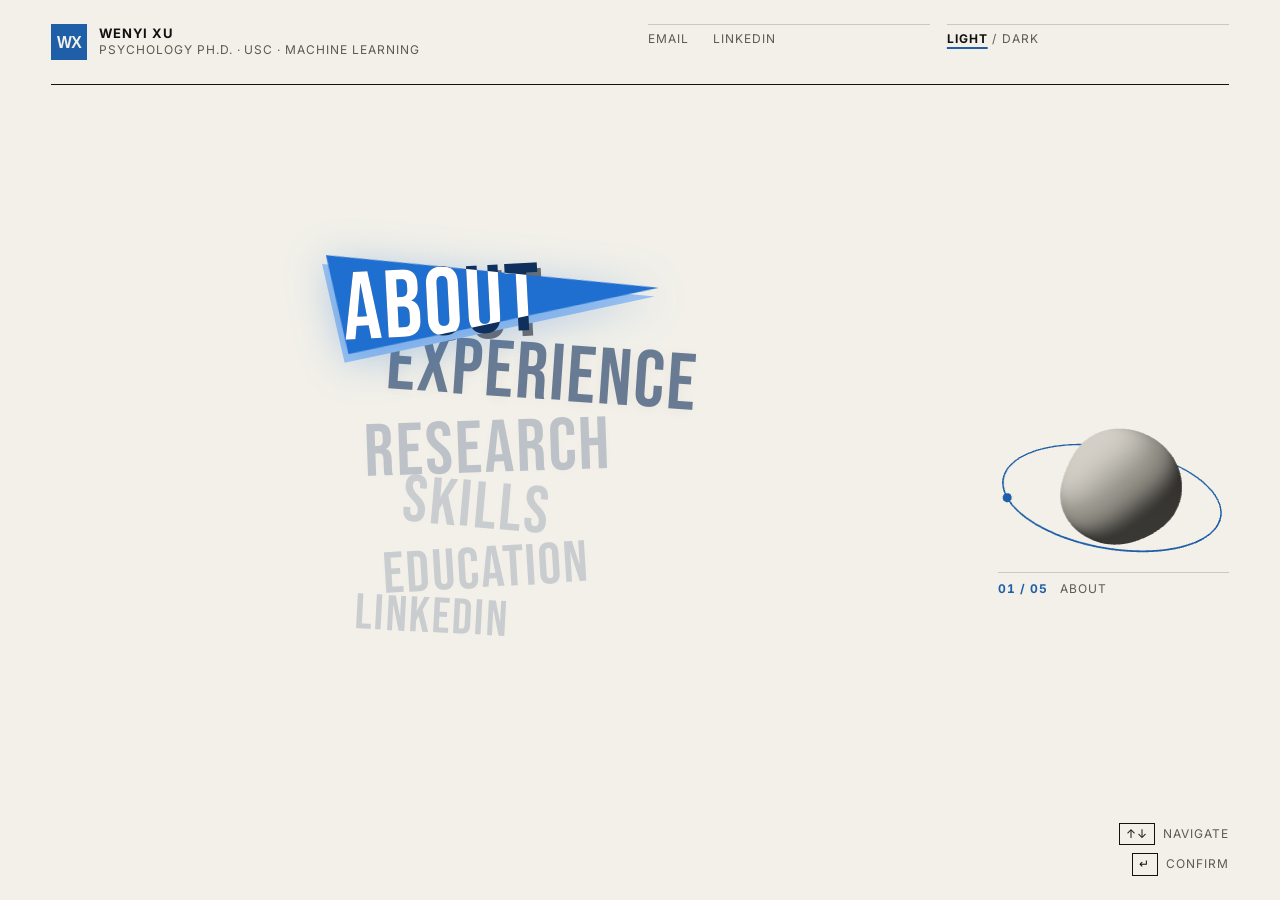
<file: index.html>
<!doctype html>
<html lang="en" data-theme="auto">
<head>
  <meta charset="utf-8" />
  <meta name="viewport" content="width=device-width, initial-scale=1" />
  <title>Wenyi Xu - Portfolio</title>
  <meta name="description" content="Portfolio of Wenyi Xu, a USC Psychology Ph.D. student in quantitative methods and computational psychology working on machine learning: representation learning, Bayesian deep learning, and NLP." />
  <link rel="icon" type="image/svg+xml" href="images/logo.svg" />
  <link rel="stylesheet" href="styles.css" />
  <script src="scripts/page-header.js"></script>
  <script src="scripts/theme.js"></script>
  <script src="scripts/stone-renderer.js" defer></script>
</head>
<body id="top" class="p3-body">
  <div class="wrap home-head">
    <header class="page-head" data-page-header data-no-nav></header>
  </div>

  <section class="p3-root" aria-label="Landing menu">
    <nav class="p3-menu" aria-label="Primary sections"></nav>

    <!-- The stone is the future Ask AI launcher; until a chat widget is
         added it only follows and scrubs the menu selection. -->
    <figure class="p3-object">
      <div class="p3-stone">
        <canvas aria-hidden="true"></canvas>
      </div>
      <figcaption class="p3-object-meta" aria-hidden="true">
        <span class="p3-object-index"></span>
        <span class="p3-object-name"></span>
      </figcaption>
    </figure>

    <div class="p3-hint" aria-hidden="true">
      <div class="p3-hint-row"><span class="p3-hint-key">&uarr;&darr;</span><span>NAVIGATE</span></div>
      <div class="p3-hint-row"><span class="p3-hint-key">&crarr;</span><span>CONFIRM</span></div>
    </div>
  </section>

  <script src="scripts/p3-object.js" defer></script>
  <script src="scripts/p3-menu.js" defer></script>
</body>
</html>
</file>
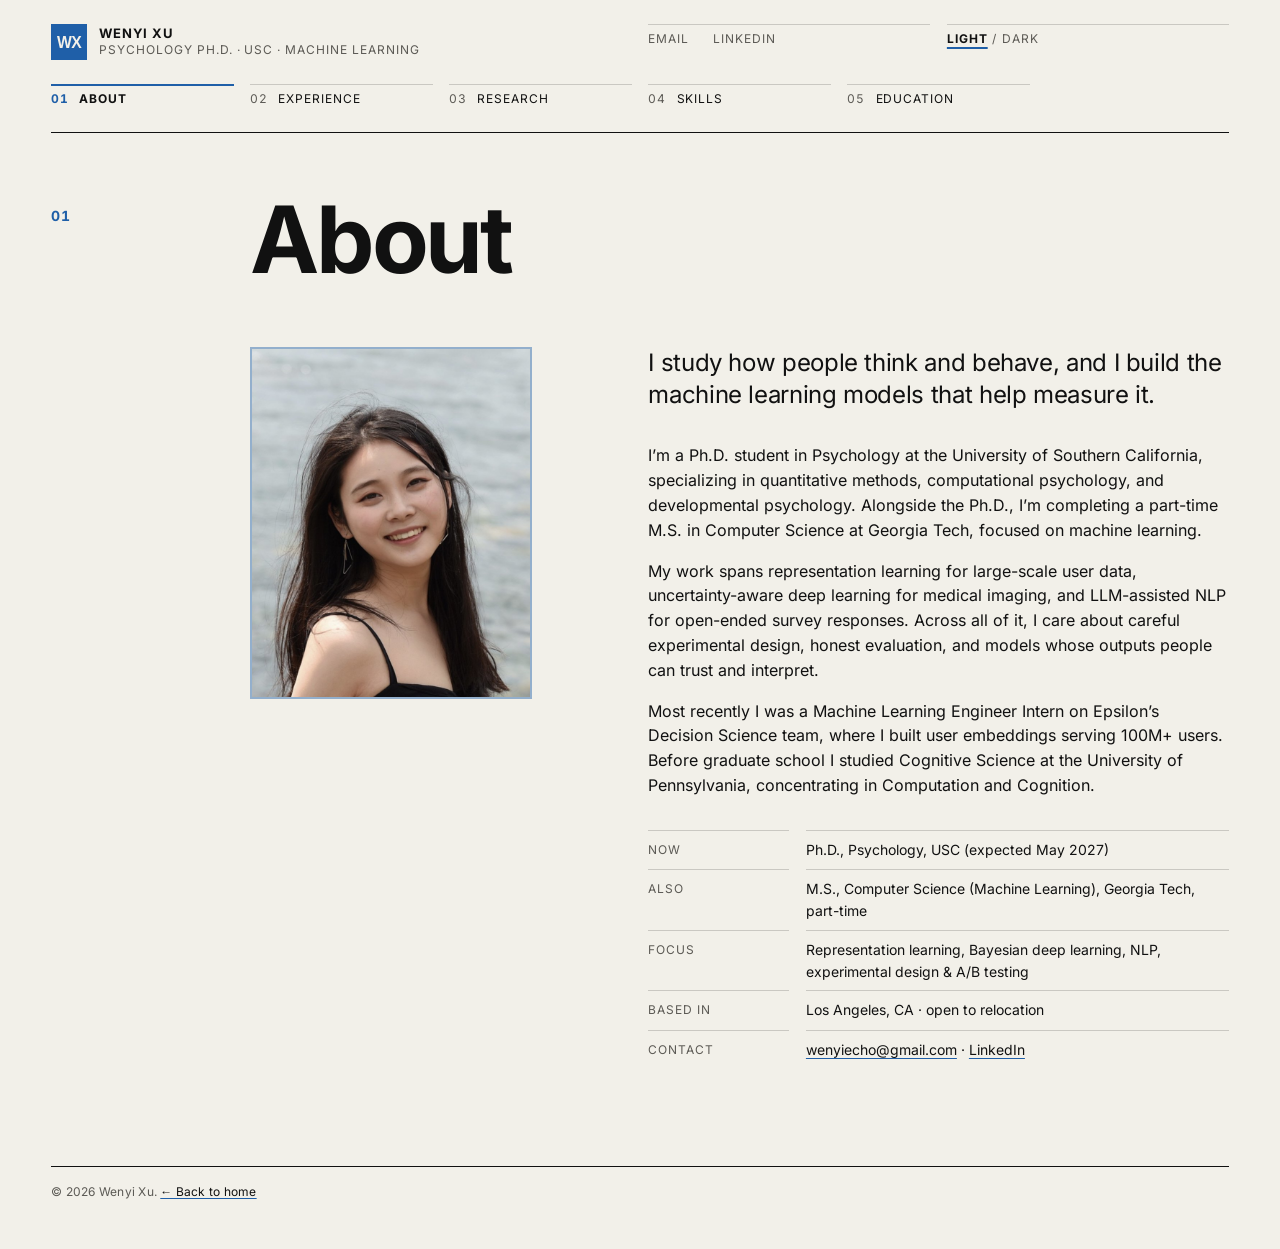
<file: pages/about.html>
<!doctype html>
<html lang="en" data-theme="auto">
<head>
  <meta charset="utf-8" />
  <meta name="viewport" content="width=device-width, initial-scale=1" />
  <title>About - Wenyi Xu</title>
  <meta name="description" content="About Wenyi Xu: a Psychology Ph.D. student at USC specializing in quantitative methods and computational psychology, and a part-time M.S. in Computer Science (machine learning) student at Georgia Tech." />
  <link rel="icon" type="image/svg+xml" href="../images/logo.svg" />
  <link rel="stylesheet" href="../styles.css" />
  <script src="../scripts/page-header.js"></script>
  <script src="../scripts/theme.js"></script>
</head>
<body id="top">
  <div class="wrap">
    <header class="page-head" data-page-header></header>

    <main>
      <section id="about" class="page-section" data-index="01">
        <h2>About</h2>
        <figure class="about-photo">
          <img src="../images/headshot.jpg" alt="Portrait of Wenyi Xu" width="800" height="968" />
        </figure>
        <div class="about-text">
          <p class="about-lead">I study how people think and behave, and I build the machine learning models that help measure it.</p>
          <p>I&rsquo;m a Ph.D. student in Psychology at the University of Southern California, specializing in quantitative methods, computational psychology, and developmental psychology. Alongside the Ph.D., I&rsquo;m completing a part-time M.S. in Computer Science at Georgia Tech, focused on machine learning.</p>
          <p>My work spans representation learning for large-scale user data, uncertainty-aware deep learning for medical imaging, and LLM-assisted NLP for open-ended survey responses. Across all of it, I care about careful experimental design, honest evaluation, and models whose outputs people can trust and interpret.</p>
          <p>Most recently I was a Machine Learning Engineer Intern on Epsilon&rsquo;s Decision Science team, where I built user embeddings serving 100M+ users. Before graduate school I studied Cognitive Science at the University of Pennsylvania, concentrating in Computation and Cognition.</p>
          <dl class="about-facts">
            <dt>Now</dt>
            <dd>Ph.D., Psychology, USC (expected May 2027)</dd>
            <dt>Also</dt>
            <dd>M.S., Computer Science (Machine Learning), Georgia Tech, part-time</dd>
            <dt>Focus</dt>
            <dd>Representation learning, Bayesian deep learning, NLP, experimental design &amp; A/B testing</dd>
            <dt>Based in</dt>
            <dd>Los Angeles, CA &middot; open to relocation</dd>
            <dt>Contact</dt>
            <dd><a href="mailto:wenyiecho@gmail.com">wenyiecho@gmail.com</a> &middot; <a href="https://www.linkedin.com/in/wenyixuecho" target="_blank" rel="noopener">LinkedIn</a></dd>
          </dl>
        </div>
      </section>
    </main>

    <footer>
      <p>
        &copy; 2026 Wenyi Xu.
        <a href="../index.html">&larr; Back to home</a>
      </p>
    </footer>
  </div>
</body>
</html>
</file>
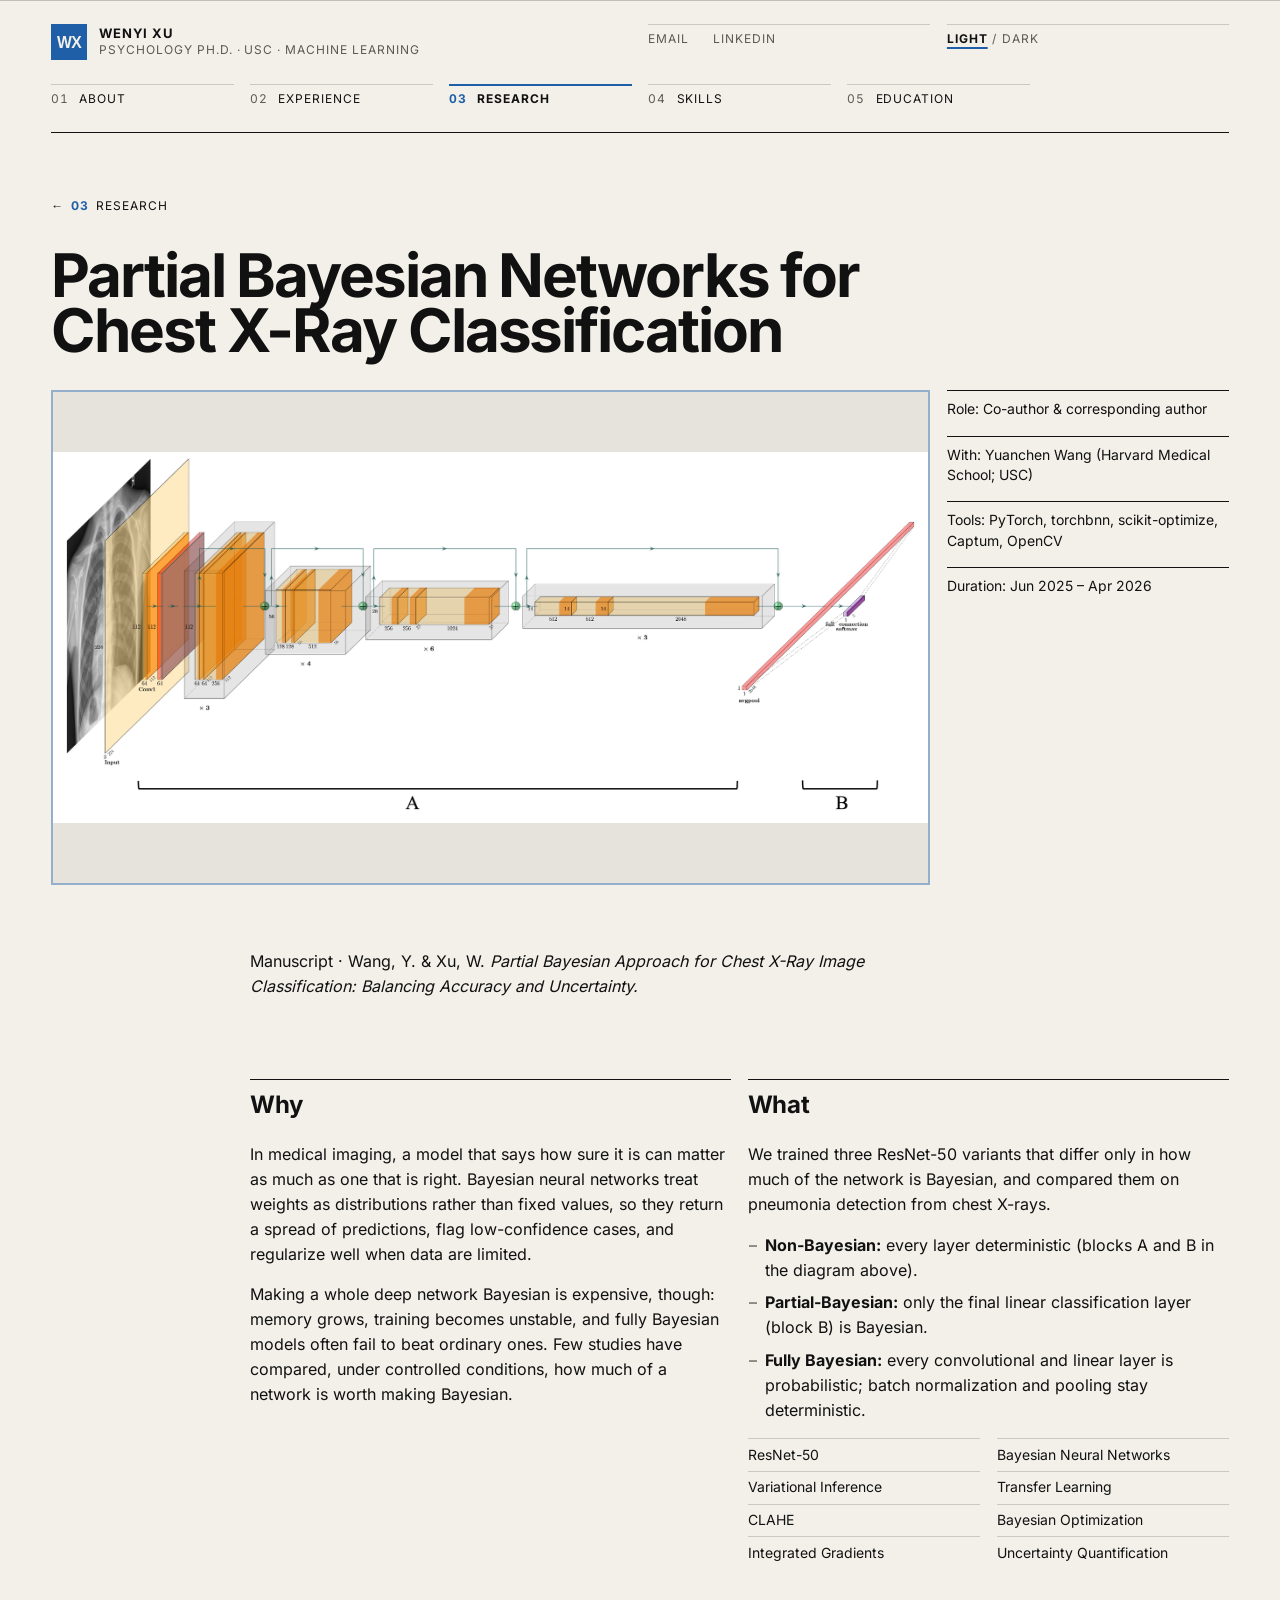
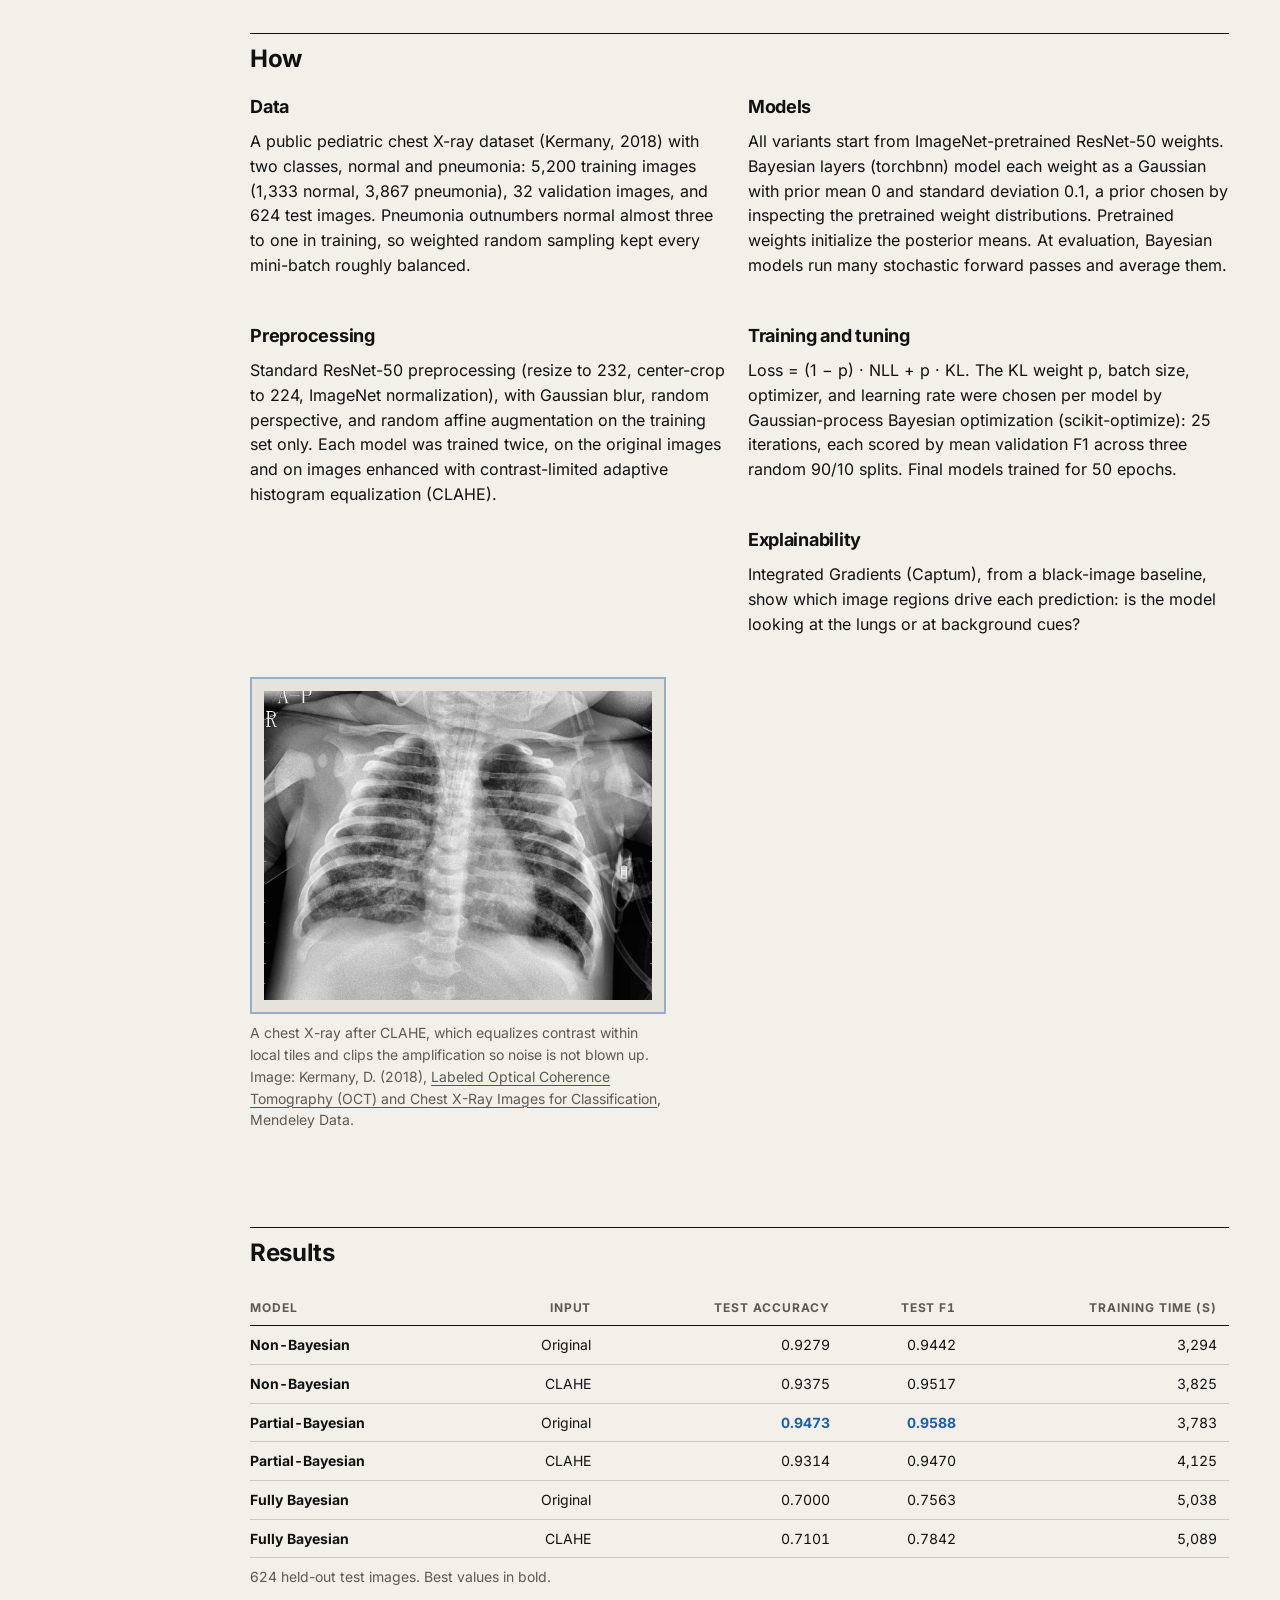
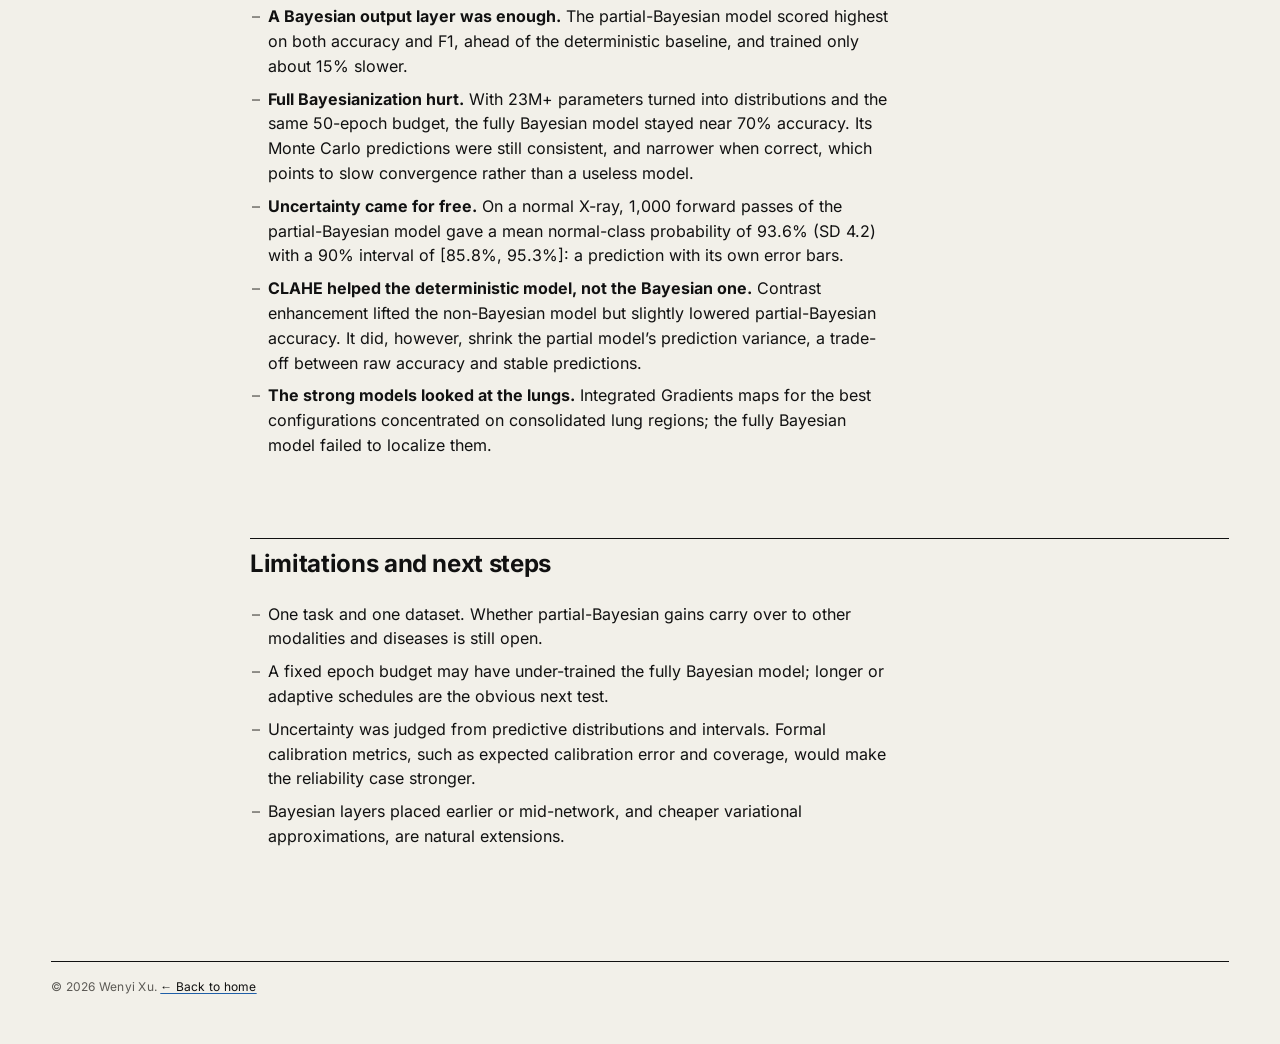
<file: pages/bayesian-chest-xray.html>
<!doctype html>
<html lang="en" data-theme="auto">
<head>
  <meta charset="utf-8" />
  <meta name="viewport" content="width=device-width, initial-scale=1" />
  <title>Partial Bayesian Networks for Chest X-Rays - Wenyi Xu</title>
  <meta name="description" content="A controlled comparison of deterministic, partial-Bayesian, and fully Bayesian ResNet-50 models for pneumonia detection on chest X-rays: the partial-Bayesian model reached 94.7% test accuracy and a 0.959 F1 score while keeping uncertainty estimates." />
  <link rel="icon" type="image/svg+xml" href="../images/logo.svg" />
  <link rel="stylesheet" href="../styles.css" />
  <script src="../scripts/page-header.js"></script>
  <script src="../scripts/project-hero.js"></script>
  <script src="../scripts/theme.js"></script>
</head>
<body>
  <div class="wrap">
    <header class="page-head" data-page-header></header>

    <main>
      <section class="project-hero">
        <div class="project-hero__content">
          <h2 class="project-hero__title">Partial Bayesian Networks for Chest X-Ray Classification</h2>
          <div class="project-hero__meta">
            <div class="project-hero__meta-item">Role: Co-author &amp; corresponding author</div>
            <div class="project-hero__meta-item">With: Yuanchen Wang (Harvard Medical School; USC)</div>
            <div class="project-hero__meta-item">Tools: PyTorch, torchbnn, scikit-optimize, Captum, OpenCV</div>
            <div class="project-hero__meta-item">Duration: Jun 2025 &ndash; Apr 2026</div>
          </div>
        </div>
        <figure class="project-hero__media"><img src="../images/bnn-architecture.png" alt="Diagram of the ResNet-50 architecture used in the study: a chest X-ray input passes through convolutional stages (block A) and then average pooling and a fully connected softmax layer (block B)." /></figure>
      </section>

      <section class="project-body">
        <p class="meta">Manuscript &middot; Wang, Y. &amp; Xu, W. <em>Partial Bayesian Approach for Chest X-Ray Image Classification: Balancing Accuracy and Uncertainty.</em></p>

        <section class="project-block">
          <div class="two-col">
            <div>
              <h3>Why</h3>
              <p class="meta">In medical imaging, a model that says how sure it is can matter as much as one that is right. Bayesian neural networks treat weights as distributions rather than fixed values, so they return a spread of predictions, flag low-confidence cases, and regularize well when data are limited.</p>
              <p class="meta">Making a whole deep network Bayesian is expensive, though: memory grows, training becomes unstable, and fully Bayesian models often fail to beat ordinary ones. Few studies have compared, under controlled conditions, how much of a network is worth making Bayesian.</p>
            </div>
            <div>
              <h3>What</h3>
              <p class="meta">We trained three ResNet-50 variants that differ only in how much of the network is Bayesian, and compared them on pneumonia detection from chest X-rays.</p>
              <ul>
                <li><strong>Non-Bayesian:</strong> every layer deterministic (blocks A and B in the diagram above).</li>
                <li><strong>Partial-Bayesian:</strong> only the final linear classification layer (block B) is Bayesian.</li>
                <li><strong>Fully Bayesian:</strong> every convolutional and linear layer is probabilistic; batch normalization and pooling stay deterministic.</li>
              </ul>
              <p class="pill-list"><span class="pill">ResNet-50</span><span class="pill">Bayesian Neural Networks</span><span class="pill">Variational Inference</span><span class="pill">Transfer Learning</span><span class="pill">CLAHE</span><span class="pill">Bayesian Optimization</span><span class="pill">Integrated Gradients</span><span class="pill">Uncertainty Quantification</span></p>
            </div>
          </div>
        </section>

        <section class="project-block">
          <h3>How</h3>
          <div class="two-col">
            <div>
              <h4>Data</h4>
              <p class="meta">A public pediatric chest X-ray dataset (Kermany, 2018) with two classes, normal and pneumonia: 5,200 training images (1,333 normal, 3,867 pneumonia), 32 validation images, and 624 test images. Pneumonia outnumbers normal almost three to one in training, so weighted random sampling kept every mini-batch roughly balanced.</p>
              <h4>Preprocessing</h4>
              <p class="meta">Standard ResNet-50 preprocessing (resize to 232, center-crop to 224, ImageNet normalization), with Gaussian blur, random perspective, and random affine augmentation on the training set only. Each model was trained twice, on the original images and on images enhanced with contrast-limited adaptive histogram equalization (CLAHE).</p>
            </div>
            <div>
              <h4>Models</h4>
              <p class="meta">All variants start from ImageNet-pretrained ResNet-50 weights. Bayesian layers (torchbnn) model each weight as a Gaussian with prior mean 0 and standard deviation 0.1, a prior chosen by inspecting the pretrained weight distributions. Pretrained weights initialize the posterior means. At evaluation, Bayesian models run many stochastic forward passes and average them.</p>
              <h4>Training and tuning</h4>
              <p class="meta">Loss = (1 &minus; p) &middot; NLL + p &middot; KL. The KL weight p, batch size, optimizer, and learning rate were chosen per model by Gaussian-process Bayesian optimization (scikit-optimize): 25 iterations, each scored by mean validation F1 across three random 90/10 splits. Final models trained for 50 epochs.</p>
              <h4>Explainability</h4>
              <p class="meta">Integrated Gradients (Captum), from a black-image baseline, show which image regions drive each prediction: is the model looking at the lungs or at background cues?</p>
            </div>
          </div>
          <figure class="figure figure--narrow">
            <img src="../images/bnn-clahe.jpg" alt="A pediatric chest X-ray after CLAHE preprocessing, with sharpened local contrast across the ribs and lung fields." width="1192" height="952" loading="lazy" />
            <figcaption class="figure-caption"><p class="meta">A chest X-ray after CLAHE, which equalizes contrast within local tiles and clips the amplification so noise is not blown up. Image: Kermany, D. (2018), <a href="https://data.mendeley.com/datasets/rscbjbr9sj/2" target="_blank" rel="noopener">Labeled Optical Coherence Tomography (OCT) and Chest X-Ray Images for Classification</a>, Mendeley Data.</p></figcaption>
          </figure>
        </section>

        <section class="project-block">
          <h3>Results</h3>
          <div class="table-scroll">
            <table class="data-table">
              <thead>
                <tr><th scope="col">Model</th><th scope="col">Input</th><th scope="col">Test accuracy</th><th scope="col">Test F1</th><th scope="col">Training time (s)</th></tr>
              </thead>
              <tbody>
                <tr><th scope="row">Non-Bayesian</th><td>Original</td><td>0.9279</td><td>0.9442</td><td>3,294</td></tr>
                <tr><th scope="row">Non-Bayesian</th><td>CLAHE</td><td>0.9375</td><td>0.9517</td><td>3,825</td></tr>
                <tr><th scope="row">Partial-Bayesian</th><td>Original</td><td><strong>0.9473</strong></td><td><strong>0.9588</strong></td><td>3,783</td></tr>
                <tr><th scope="row">Partial-Bayesian</th><td>CLAHE</td><td>0.9314</td><td>0.9470</td><td>4,125</td></tr>
                <tr><th scope="row">Fully Bayesian</th><td>Original</td><td>0.7000</td><td>0.7563</td><td>5,038</td></tr>
                <tr><th scope="row">Fully Bayesian</th><td>CLAHE</td><td>0.7101</td><td>0.7842</td><td>5,089</td></tr>
              </tbody>
            </table>
          </div>
          <p class="table-note">624 held-out test images. Best values in bold.</p>
          <ul>
            <li><strong>A Bayesian output layer was enough.</strong> The partial-Bayesian model scored highest on both accuracy and F1, ahead of the deterministic baseline, and trained only about 15% slower.</li>
            <li><strong>Full Bayesianization hurt.</strong> With 23M+ parameters turned into distributions and the same 50-epoch budget, the fully Bayesian model stayed near 70% accuracy. Its Monte Carlo predictions were still consistent, and narrower when correct, which points to slow convergence rather than a useless model.</li>
            <li><strong>Uncertainty came for free.</strong> On a normal X-ray, 1,000 forward passes of the partial-Bayesian model gave a mean normal-class probability of 93.6% (SD 4.2) with a 90% interval of [85.8%, 95.3%]: a prediction with its own error bars.</li>
            <li><strong>CLAHE helped the deterministic model, not the Bayesian one.</strong> Contrast enhancement lifted the non-Bayesian model but slightly lowered partial-Bayesian accuracy. It did, however, shrink the partial model&rsquo;s prediction variance, a trade-off between raw accuracy and stable predictions.</li>
            <li><strong>The strong models looked at the lungs.</strong> Integrated Gradients maps for the best configurations concentrated on consolidated lung regions; the fully Bayesian model failed to localize them.</li>
          </ul>
        </section>

        <section class="project-block">
          <h3>Limitations and next steps</h3>
          <ul>
            <li>One task and one dataset. Whether partial-Bayesian gains carry over to other modalities and diseases is still open.</li>
            <li>A fixed epoch budget may have under-trained the fully Bayesian model; longer or adaptive schedules are the obvious next test.</li>
            <li>Uncertainty was judged from predictive distributions and intervals. Formal calibration metrics, such as expected calibration error and coverage, would make the reliability case stronger.</li>
            <li>Bayesian layers placed earlier or mid-network, and cheaper variational approximations, are natural extensions.</li>
          </ul>
        </section>
      </section>
    </main>

    <footer>
      <p>
        &copy; 2026 Wenyi Xu.
        <a href="../index.html">&larr; Back to home</a>
      </p>
    </footer>
  </div>
</body>
</html>
</file>
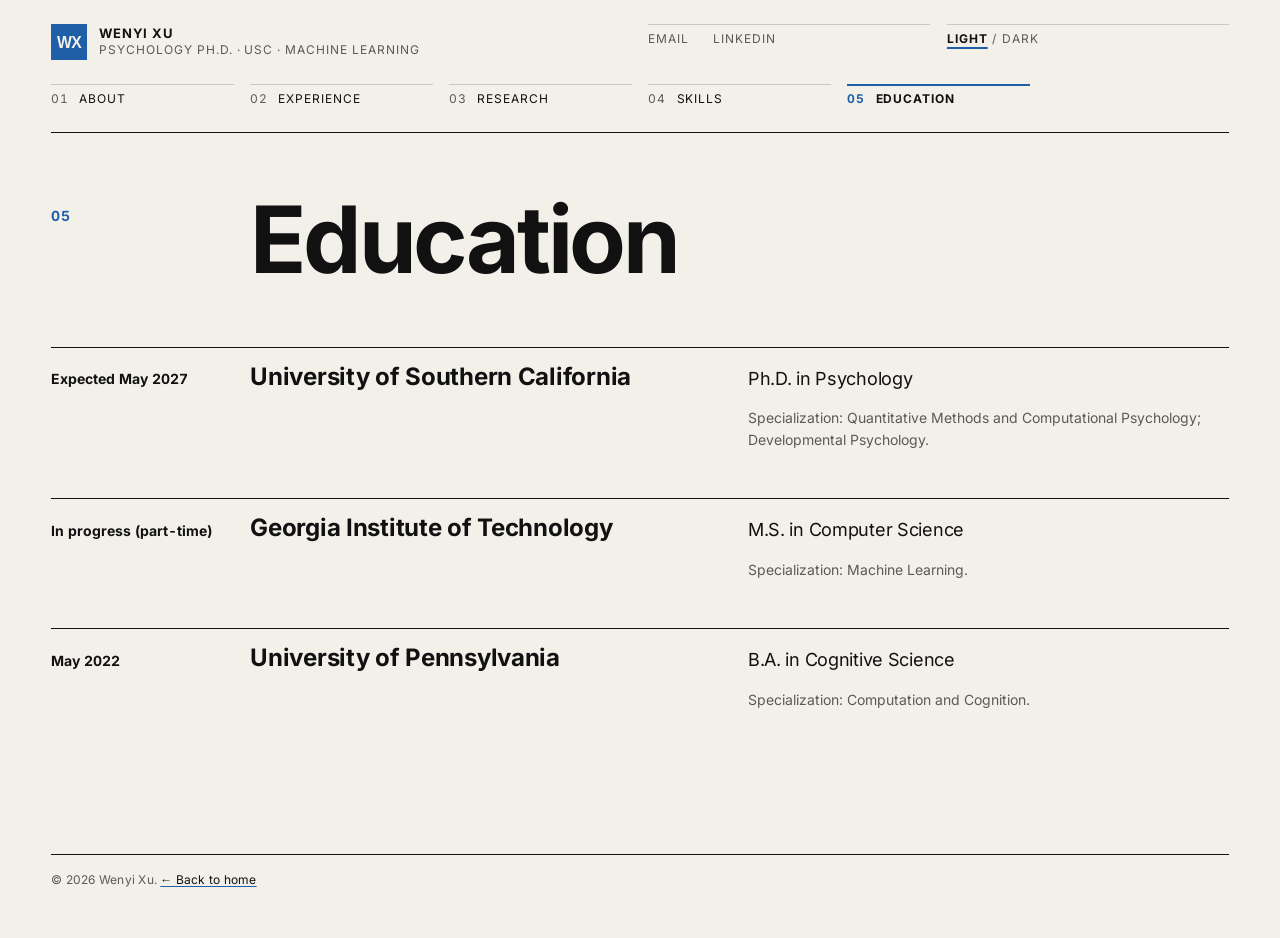
<file: pages/education.html>
<!doctype html>
<html lang="en" data-theme="auto">
<head>
  <meta charset="utf-8" />
  <meta name="viewport" content="width=device-width, initial-scale=1" />
  <title>Education - Wenyi Xu</title>
  <meta name="description" content="Wenyi Xu's education: a Ph.D. in Psychology at the University of Southern California (expected 2027), a part-time M.S. in Computer Science at Georgia Tech, and a B.A. in Cognitive Science from the University of Pennsylvania." />
  <link rel="icon" type="image/svg+xml" href="../images/logo.svg" />
  <link rel="stylesheet" href="../styles.css" />
  <script src="../scripts/page-header.js"></script>
  <script src="../scripts/theme.js"></script>
</head>
<body id="top">
  <div class="wrap">
    <header class="page-head" data-page-header></header>

    <main>
      <section id="education" class="page-section timeline" data-index="05">
        <h2>Education</h2>
        <article>
          <h3><span class="entry-title">University of Southern California</span><span class="entry-sep"> - </span><span class="entry-org">Ph.D. in Psychology</span></h3>
          <p class="meta"><span class="entry-dates">Expected May 2027</span><span class="entry-sep"> &middot; </span><span class="entry-detail">Specialization: Quantitative Methods and Computational Psychology; Developmental Psychology.</span></p>
        </article>
        <article>
          <h3><span class="entry-title">Georgia Institute of Technology</span><span class="entry-sep"> - </span><span class="entry-org">M.S. in Computer Science</span></h3>
          <p class="meta"><span class="entry-dates">In progress (part-time)</span><span class="entry-sep"> &middot; </span><span class="entry-detail">Specialization: Machine Learning.</span></p>
        </article>
        <article>
          <h3><span class="entry-title">University of Pennsylvania</span><span class="entry-sep"> - </span><span class="entry-org">B.A. in Cognitive Science</span></h3>
          <p class="meta"><span class="entry-dates">May 2022</span><span class="entry-sep"> &middot; </span><span class="entry-detail">Specialization: Computation and Cognition.</span></p>
        </article>
      </section>
    </main>

    <footer>
      <p>
        &copy; 2026 Wenyi Xu.
        <a href="../index.html">&larr; Back to home</a>
      </p>
    </footer>
  </div>
</body>
</html>
</file>
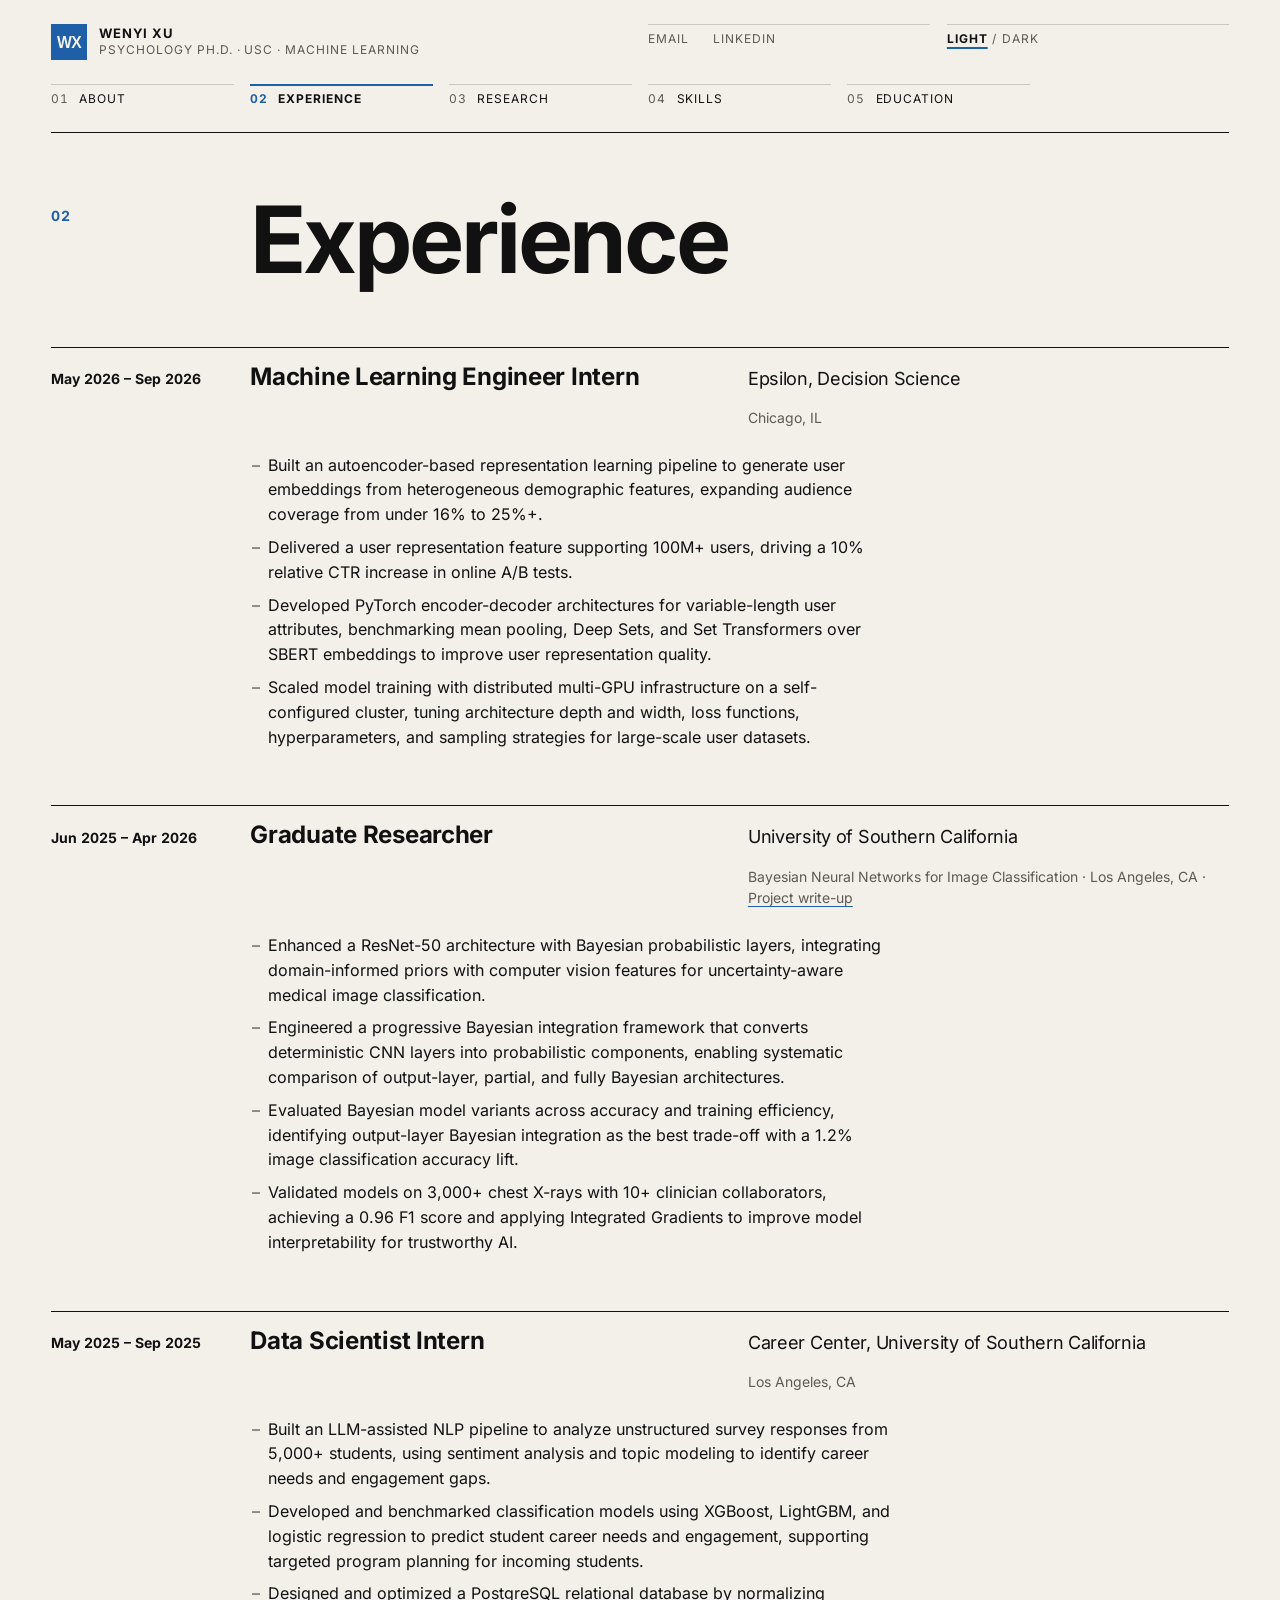
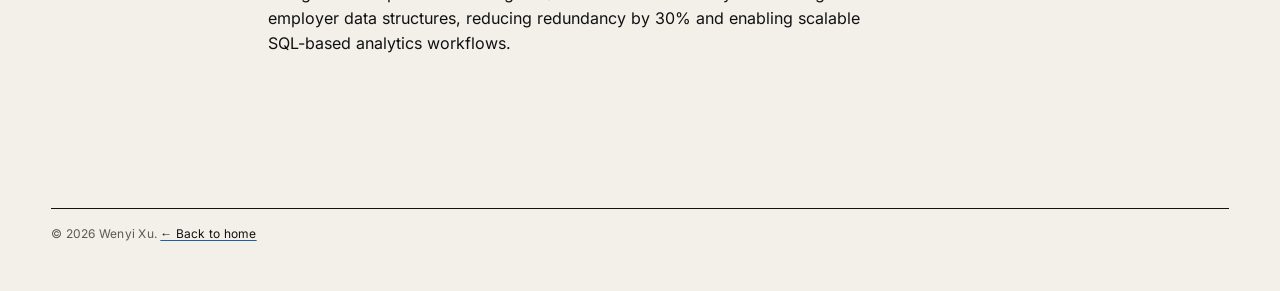
<file: pages/experience.html>
<!doctype html>
<html lang="en" data-theme="auto">
<head>
  <meta charset="utf-8" />
  <meta name="viewport" content="width=device-width, initial-scale=1" />
  <title>Experience - Wenyi Xu</title>
  <meta name="description" content="Wenyi Xu's experience: machine learning engineering at Epsilon (representation learning for 100M+ users), Bayesian neural network research at USC, and data science at the USC Career Center." />
  <link rel="icon" type="image/svg+xml" href="../images/logo.svg" />
  <link rel="stylesheet" href="../styles.css" />
  <script src="../scripts/page-header.js"></script>
  <script src="../scripts/theme.js"></script>
</head>
<body id="top">
  <div class="wrap">
    <header class="page-head" data-page-header></header>

    <main>
      <section id="experience" class="page-section timeline timeline--long" data-index="02">
        <h2>Experience</h2>
        <article>
          <h3><span class="entry-title">Machine Learning Engineer Intern</span><span class="entry-sep"> - </span><span class="entry-org">Epsilon, Decision Science</span></h3>
          <p class="meta"><span class="entry-dates">May 2026 &ndash; Sep 2026</span><span class="entry-sep"> &middot; </span><span class="entry-detail">Chicago, IL</span></p>
          <ul>
            <li>Built an autoencoder-based representation learning pipeline to generate user embeddings from heterogeneous demographic features, expanding audience coverage from under 16% to 25%+.</li>
            <li>Delivered a user representation feature supporting 100M+ users, driving a 10% relative CTR increase in online A/B tests.</li>
            <li>Developed PyTorch encoder-decoder architectures for variable-length user attributes, benchmarking mean pooling, Deep Sets, and Set Transformers over SBERT embeddings to improve user representation quality.</li>
            <li>Scaled model training with distributed multi-GPU infrastructure on a self-configured cluster, tuning architecture depth and width, loss functions, hyperparameters, and sampling strategies for large-scale user datasets.</li>
          </ul>
        </article>
        <article>
          <h3><span class="entry-title">Graduate Researcher</span><span class="entry-sep"> - </span><span class="entry-org">University of Southern California</span></h3>
          <p class="meta"><span class="entry-dates">Jun 2025 &ndash; Apr 2026</span><span class="entry-sep"> &middot; </span><span class="entry-detail">Bayesian Neural Networks for Image Classification &middot; Los Angeles, CA &middot; <a href="bayesian-chest-xray.html">Project write-up</a></span></p>
          <ul>
            <li>Enhanced a ResNet-50 architecture with Bayesian probabilistic layers, integrating domain-informed priors with computer vision features for uncertainty-aware medical image classification.</li>
            <li>Engineered a progressive Bayesian integration framework that converts deterministic CNN layers into probabilistic components, enabling systematic comparison of output-layer, partial, and fully Bayesian architectures.</li>
            <li>Evaluated Bayesian model variants across accuracy and training efficiency, identifying output-layer Bayesian integration as the best trade-off with a 1.2% image classification accuracy lift.</li>
            <li>Validated models on 3,000+ chest X-rays with 10+ clinician collaborators, achieving a 0.96 F1 score and applying Integrated Gradients to improve model interpretability for trustworthy AI.</li>
          </ul>
        </article>
        <article>
          <h3><span class="entry-title">Data Scientist Intern</span><span class="entry-sep"> - </span><span class="entry-org">Career Center, University of Southern California</span></h3>
          <p class="meta"><span class="entry-dates">May 2025 &ndash; Sep 2025</span><span class="entry-sep"> &middot; </span><span class="entry-detail">Los Angeles, CA</span></p>
          <ul>
            <li>Built an LLM-assisted NLP pipeline to analyze unstructured survey responses from 5,000+ students, using sentiment analysis and topic modeling to identify career needs and engagement gaps.</li>
            <li>Developed and benchmarked classification models using XGBoost, LightGBM, and logistic regression to predict student career needs and engagement, supporting targeted program planning for incoming students.</li>
            <li>Designed and optimized a PostgreSQL relational database by normalizing employer data structures, reducing redundancy by 30% and enabling scalable SQL-based analytics workflows.</li>
          </ul>
        </article>
      </section>
    </main>

    <footer>
      <p>
        &copy; 2026 Wenyi Xu.
        <a href="../index.html">&larr; Back to home</a>
      </p>
    </footer>
  </div>
</body>
</html>
</file>
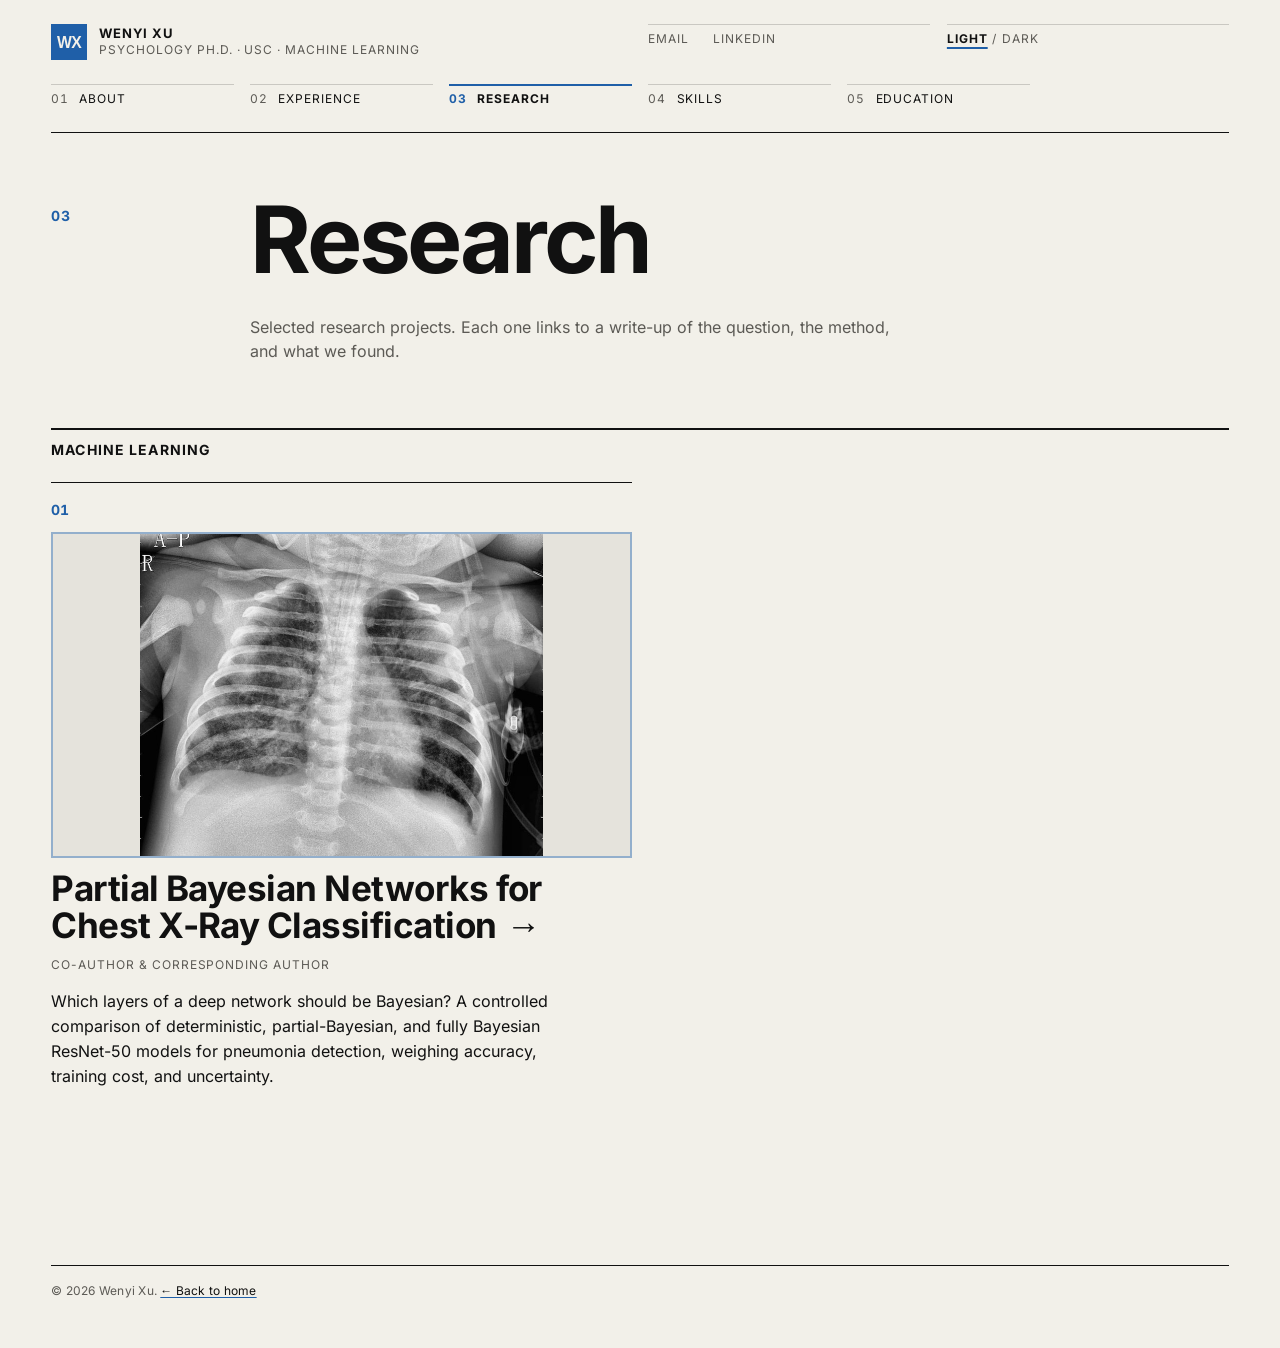
<file: pages/research.html>
<!doctype html>
<html lang="en" data-theme="auto">
<head>
  <meta charset="utf-8" />
  <meta name="viewport" content="width=device-width, initial-scale=1" />
  <title>Research - Wenyi Xu</title>
  <meta name="description" content="Research by Wenyi Xu, including a controlled comparison of deterministic, partial-Bayesian, and fully Bayesian ResNet-50 models for chest X-ray classification." />
  <link rel="icon" type="image/svg+xml" href="../images/logo.svg" />
  <link rel="stylesheet" href="../styles.css" />
  <script src="../scripts/page-header.js"></script>
  <script src="../scripts/theme.js"></script>
</head>
<body id="top">
  <div class="wrap">
    <header class="page-head" data-page-header></header>

    <main>
      <section id="research" class="page-section" data-index="03">
        <h2>Research</h2>
        <p class="meta">Selected research projects. Each one links to a write-up of the question, the method, and what we found.</p>
        <div class="project-group" data-group="ml">
          <h3 class="group-title">Machine Learning</h3>
          <div class="projects-grid projects-grid--4x4 projects-grid--primary">
            <article class="project-card project-card--2x2">
              <a class="card-cover" href="bayesian-chest-xray.html" aria-label="Partial Bayesian Networks for Chest X-Ray Classification"></a>
              <h3><span class="pc-title">Partial Bayesian Networks for Chest X-Ray Classification</span><span class="pc-sep"> | </span><span class="pc-role">Co-author &amp; Corresponding Author</span></h3>
              <p class="meta">Which layers of a deep network should be Bayesian? A controlled comparison of deterministic, partial-Bayesian, and fully Bayesian ResNet-50 models for pneumonia detection, weighing accuracy, training cost, and uncertainty.</p>
              <div class="project-media"><img src="../images/bnn-clahe_thumbnail.jpg" alt="A pediatric chest X-ray after contrast-limited adaptive histogram equalization" /></div>
            </article>
          </div>
        </div>
      </section>
    </main>

    <footer>
      <p>
        &copy; 2026 Wenyi Xu.
        <a href="../index.html">&larr; Back to home</a>
      </p>
    </footer>
  </div>
</body>
</html>
</file>
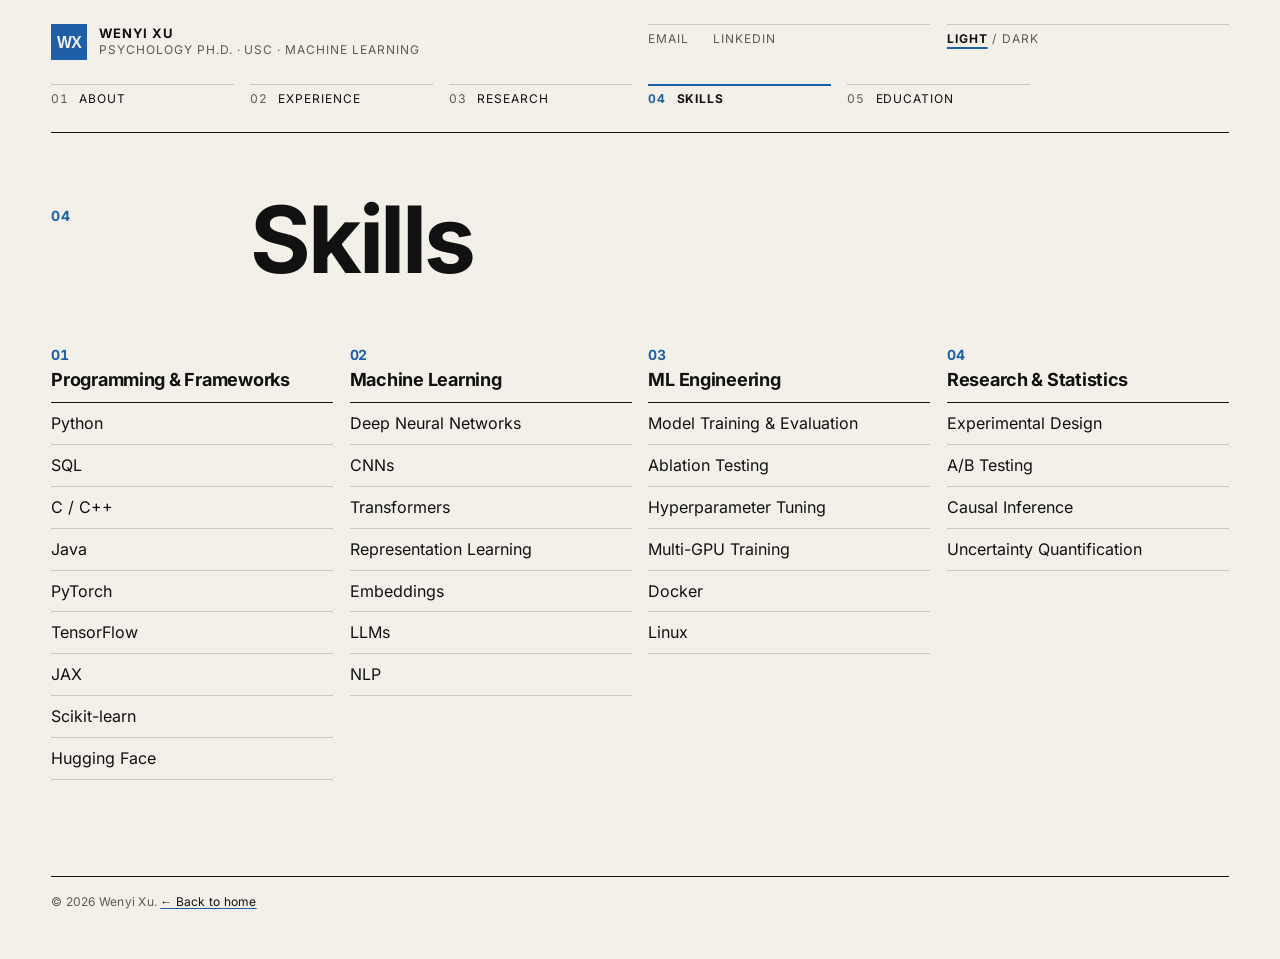
<file: pages/skills.html>
<!doctype html>
<html lang="en" data-theme="auto">
<head>
  <meta charset="utf-8" />
  <meta name="viewport" content="width=device-width, initial-scale=1" />
  <title>Skills - Wenyi Xu</title>
  <meta name="description" content="Wenyi Xu's skills: Python, SQL, PyTorch, TensorFlow, JAX and Hugging Face; deep learning, transformers, representation learning and LLMs; multi-GPU training; experimental design, A/B testing, causal inference and uncertainty quantification." />
  <link rel="icon" type="image/svg+xml" href="../images/logo.svg" />
  <link rel="stylesheet" href="../styles.css" />
  <script src="../scripts/page-header.js"></script>
  <script src="../scripts/theme.js"></script>
</head>
<body id="top">
  <div class="wrap">
    <header class="page-head" data-page-header></header>

    <main>
      <section id="skills" class="page-section" data-index="04">
        <h2>Skills</h2>
        <div class="two-col">
          <div>
            <h3>Programming &amp; Frameworks</h3>
            <p><span class="pill">Python</span><span class="pill">SQL</span><span class="pill">C / C++</span><span class="pill">Java</span><span class="pill">PyTorch</span><span class="pill">TensorFlow</span><span class="pill">JAX</span><span class="pill">Scikit-learn</span><span class="pill">Hugging Face</span></p>
            <h3>Machine Learning</h3>
            <p><span class="pill">Deep Neural Networks</span><span class="pill">CNNs</span><span class="pill">Transformers</span><span class="pill">Representation Learning</span><span class="pill">Embeddings</span><span class="pill">LLMs</span><span class="pill">NLP</span></p>
          </div>
          <div>
            <h3>ML Engineering</h3>
            <p><span class="pill">Model Training &amp; Evaluation</span><span class="pill">Ablation Testing</span><span class="pill">Hyperparameter Tuning</span><span class="pill">Multi-GPU Training</span><span class="pill">Docker</span><span class="pill">Linux</span></p>
            <h3>Research &amp; Statistics</h3>
            <p><span class="pill">Experimental Design</span><span class="pill">A/B Testing</span><span class="pill">Causal Inference</span><span class="pill">Uncertainty Quantification</span></p>
          </div>
        </div>
      </section>
    </main>

    <footer>
      <p>
        &copy; 2026 Wenyi Xu.
        <a href="../index.html">&larr; Back to home</a>
      </p>
    </footer>
  </div>
</body>
</html>
</file>
<file: styles.css>
/* =========================================================================
   Swiss International Style system for every inner page.

   index.html (body.p3-body) is the intentional exception: the P3 landing
   rules further down are kept as they were, and global element rules here
   are scoped to .wrap or body:not(.p3-body) so they never reach it.
   ========================================================================= */

/* Inter is self-hosted so a slow or blocked font CDN never stalls first paint. */
@font-face {
  font-family: "Inter";
  font-style: normal;
  font-weight: 400;
  font-display: swap;
  src: url("fonts/inter-latin-400-normal.woff2") format("woff2");
  unicode-range: U+0000-00FF, U+0131, U+0152-0153, U+02BB-02BC, U+02C6, U+02DA, U+02DC, U+0304, U+0308, U+0329, U+2000-206F, U+20AC, U+2122, U+2191, U+2193, U+2212, U+2215, U+FEFF, U+FFFD;
}
@font-face {
  font-family: "Inter";
  font-style: normal;
  font-weight: 700;
  font-display: swap;
  src: url("fonts/inter-latin-700-normal.woff2") format("woff2");
  unicode-range: U+0000-00FF, U+0131, U+0152-0153, U+02BB-02BC, U+02C6, U+02DA, U+02DC, U+0304, U+0308, U+0329, U+2000-206F, U+20AC, U+2122, U+2191, U+2193, U+2212, U+2215, U+FEFF, U+FFFD;
}
@font-face {
  font-family: "Inter";
  font-style: normal;
  font-weight: 400;
  font-display: swap;
  src: url("fonts/inter-latin-ext-400-normal.woff2") format("woff2");
  unicode-range: U+0100-02BA, U+02BD-02C5, U+02C7-02CC, U+02CE-02D7, U+02DD-02FF, U+0304, U+0308, U+0329, U+1D00-1DBF, U+1E00-1E9F, U+1EF2-1EFF, U+2020, U+20A0-20AB, U+20AD-20C0, U+2113, U+2C60-2C7F, U+A720-A7FF;
}
@font-face {
  font-family: "Inter";
  font-style: normal;
  font-weight: 700;
  font-display: swap;
  src: url("fonts/inter-latin-ext-700-normal.woff2") format("woff2");
  unicode-range: U+0100-02BA, U+02BD-02C5, U+02C7-02CC, U+02CE-02D7, U+02DD-02FF, U+0304, U+0308, U+0329, U+1D00-1DBF, U+1E00-1E9F, U+1EF2-1EFF, U+2020, U+20A0-20AB, U+20AD-20C0, U+2113, U+2C60-2C7F, U+A720-A7FF;
}

/* ---------- Tokens ---------- */
:root {
  /* The site accent, defined once; every accent (the logo, the homepage
     wedges' hue family and the stone's orbit) derives from it. */
  --accent: #1F5FA8;
  --swiss-black: #111111;
  --swiss-paper: #F2F0E9;

  --paper: var(--swiss-paper);
  --ink: var(--swiss-black);
  --ink-2: #5C5A55;                 /* secondary text: 6.0:1 on paper */
  --rule-soft: rgba(17, 17, 17, .18);
  /* The accent as drawn on the current ground: as-is on paper (5.7:1, fine
     for small text); dark mode lightens the same hue (below). */
  --accent-ui: var(--accent);
  /* Media frame: a muted plate behind the asset and a thin accent hairline. */
  --frame: color-mix(in srgb, var(--ink) 6%, var(--paper));
  --frame-rule: color-mix(in srgb, var(--accent-ui) 45%, var(--paper));
  --frame-width: 2px;
  /* How far a snapshot's edge blends out into an unfilled frame. */
  --media-bleed: 40px;
  color-scheme: light;

  /* Older names, kept for a future chat widget. */
  --bg: var(--paper);
  --fg: var(--ink);
  --muted: var(--ink-2);
  --link: var(--ink);
  --card: var(--paper);
  --border: var(--rule-soft);
  --shadow: none;
  --radius: 0;
  --radius-lg: 0;

  --font: "Inter", "Helvetica Neue", Helvetica, Arial, sans-serif;
  --mono: ui-monospace, SFMono-Regular, Menlo, Consolas, "Liberation Mono", monospace;

  --fs-display: clamp(2.5rem, 1rem + 6vw, 7rem);
  --fs-title: clamp(2.25rem, 1.2rem + 3.2vw, 4.5rem);
  --fs-h2: clamp(1.5rem, 1.15rem + 1.3vw, 2.25rem);
  --fs-h3: clamp(1.25rem, 1.1rem + .5vw, 1.5rem);
  --fs-h4: 1.125rem;
  --fs-body: 1rem;
  --fs-small: .875rem;
  --fs-meta: .75rem;
  --lh-display: .92;
  --lh-head: 1.12;
  --lh-body: 1.55;
  --track-display: -.035em;
  --track-head: -.015em;
  --track-meta: .08em;

  --s1: .25rem;
  --s2: .5rem;
  --s3: .75rem;
  --s4: 1rem;
  --s5: 1.5rem;
  --s6: 2rem;
  --s7: 3rem;
  --s8: 4rem;
  --s9: 6rem;

  --cols: 12;
  --gap: clamp(12px, 1.3vw, 24px);
  --margin-base: clamp(20px, 4vw, 72px);
  --margin: var(--margin-base);
  /* Content never grows past this; wide screens get margin, not bigger type
     and media. */
  --maxw: 1280px;
  --measure: 40em;
}
@media (prefers-color-scheme: dark) {
  :root:not([data-theme="light"]) {
    --paper: #111111;
    --ink: #F2F0E9;
    --ink-2: #A9A69D;
    --rule-soft: rgba(242, 240, 233, .2);
    --accent-ui: color-mix(in srgb, var(--accent) 60%, var(--swiss-paper));
    color-scheme: dark;
  }
}
:root[data-theme="dark"] {
  --paper: #111111;
  --ink: #F2F0E9;
  --ink-2: #A9A69D;
  --rule-soft: rgba(242, 240, 233, .2);
  /* #7399C2: 6.4:1 on ink. */
  --accent-ui: color-mix(in srgb, var(--accent) 60%, var(--swiss-paper));
  color-scheme: dark;
}
@media (max-width: 1023px) { :root { --cols: 6; } }
@media (max-width: 639px)  { :root { --cols: 4; } }

/* ---------- Base ---------- */
* { box-sizing: border-box; }
html, body { margin: 0; padding: 0; }
html { -webkit-text-size-adjust: 100%; text-size-adjust: 100%; }
body {
  font-family: var(--font);
  font-size: var(--fs-body);
  font-weight: 400;
  line-height: var(--lh-body);
  color: var(--ink);
  background: var(--paper);
  font-kerning: normal;
  -webkit-font-smoothing: antialiased;
  -moz-osx-font-smoothing: grayscale;
}
:focus-visible:not(.p3-row) { outline: 2px solid var(--accent-ui); outline-offset: 3px; }
::selection { background: var(--accent-ui); color: var(--paper); }

.wrap {
  width: 100%;
  max-width: calc(var(--maxw) + 2 * var(--margin));
  margin: 0 auto;
  padding: 0 var(--margin);
}
.wrap h1, .wrap h2, .wrap h3, .wrap h4, .wrap h5 {
  margin: 0;
  font-weight: 700;
  line-height: var(--lh-head);
  letter-spacing: var(--track-head);
}
.wrap p { margin: 0 0 var(--s4); }
.wrap a {
  color: inherit;
  text-decoration: underline;
  text-decoration-thickness: 1px;
  text-decoration-color: var(--accent-ui);
  text-underline-offset: .2em;
}
.wrap a:hover { color: var(--accent-ui); text-decoration-thickness: 2px; }
.wrap ul, .wrap ol { margin: 0 0 var(--s4); padding-left: 1.1em; }
.wrap ul { list-style-type: "–  "; }
.wrap li { margin: 0 0 var(--s2); }
.wrap li::marker { color: var(--ink-2); }
.wrap code { font-family: var(--mono); font-size: .875em; }
.wrap img, .wrap iframe, .wrap svg, .wrap video { max-width: 100%; }
.wrap section[id] { scroll-margin-top: var(--s7); }
.wrap button, .wrap input, .wrap select, .wrap textarea { font: inherit; color: inherit; }

.meta { color: var(--ink-2); }

/* ---------- Controls ---------- */
.wrap textarea,
.wrap input[type="number"],
.wrap input[type="text"],
.wrap select {
  background: transparent;
  border: 1px solid var(--ink);
  border-radius: 0;
  padding: .5rem .65rem;
}
.wrap textarea { display: block; width: 100%; line-height: var(--lh-body); resize: vertical; }
.wrap .toggle {
  display: inline-flex;
  align-items: center;
  gap: .5em;
  padding: .6rem .95rem;
  border: 1px solid var(--ink);
  border-radius: 0;
  background: transparent;
  color: var(--ink);
  font-size: var(--fs-meta);
  font-weight: 700;
  line-height: 1.2;
  letter-spacing: var(--track-meta);
  text-transform: uppercase;
  cursor: pointer;
}
.wrap .toggle:hover:not(:disabled) { background: var(--ink); color: var(--paper); }
.wrap .toggle--primary { background: var(--ink); color: var(--paper); }
.wrap .toggle--primary:hover:not(:disabled) { background: var(--accent-ui); border-color: var(--accent-ui); color: var(--paper); }
.wrap .toggle:disabled { opacity: .4; cursor: not-allowed; }

/* ---------- Masthead (rendered by scripts/page-header.js) ---------- */
.page-head {
  padding: var(--s5) 0;
  border-bottom: 1px solid var(--ink);
}
.mast {
  display: grid;
  grid-template-columns: repeat(var(--cols), minmax(0, 1fr));
  column-gap: var(--gap);
  row-gap: var(--s5);
  align-items: start;
  font-size: var(--fs-meta);
  line-height: 1.4;
}
.mast a { text-decoration: none; color: inherit; }
.mast a:hover { color: inherit; }
.mast ol, .mast ul { list-style: none; margin: 0; padding: 0; }
.mast li { margin: 0; }
.mast-brand { grid-column: 1 / span 3; display: flex; align-items: flex-start; gap: var(--s3); }
.mast-logo { width: 2.25rem; height: 2.25rem; object-fit: contain; flex: none; display: block; }
.mast-name { display: block; font-size: .8125rem; font-weight: 700; letter-spacing: .06em; }
.mast-sub { display: block; color: var(--ink-2); letter-spacing: var(--track-meta); }
.mast-brand:hover .mast-name { color: var(--accent-ui); }

/* Row 1: identity, contacts, toggles. Row 2: the numbered section index. */
.mast-brand { grid-column: 1 / span 4; }
.mast-links { grid-column: 7 / span 3; }
.mast-utils { grid-column: 10 / span 3; }
.mast-links,
.mast-utils {
  display: flex;
  flex-wrap: wrap;
  gap: var(--s1) var(--s5);
  padding-top: .4rem;
  border-top: 1px solid var(--rule-soft);
}
.mast-links a,
.mast .mast-toggle {
  display: inline-flex;
  gap: .4em;
  margin: 0;
  padding: 0;
  border: 0;
  background: none;
  color: var(--ink-2);
  text-transform: uppercase;
  letter-spacing: var(--track-meta);
  cursor: pointer;
}
.mast-links a:hover,
.mast .mast-toggle:hover { color: var(--ink); }
.mast-links a:hover { text-decoration: underline; text-decoration-color: var(--accent-ui); text-underline-offset: .35em; }
.mast-slash { color: var(--ink-2); }
.mast-nav { grid-column: 1 / -1; grid-row: 2; }
.mast-nav ol {
  display: grid;
  grid-template-columns: repeat(6, minmax(0, 1fr));
  column-gap: var(--gap);
  row-gap: var(--s2);
}
.mast-nav a {
  display: flex;
  gap: .75em;
  padding-top: .4rem;
  border-top: 1px solid var(--rule-soft);
  text-transform: uppercase;
  letter-spacing: var(--track-meta);
}
.mast-nav a:hover { border-top-color: var(--ink); }
.mast-num { min-width: 1.6em; color: var(--ink-2); font-variant-numeric: tabular-nums; }
.mast-nav a:hover .mast-num { color: var(--accent-ui); }
/* Current page: accent rule + bold label + aria-current, never colour alone. */
.mast-nav a[aria-current] {
  font-weight: 700;
  border-top: 2px solid var(--accent-ui);
  padding-top: calc(.4rem - 1px);
}
.mast-nav a[aria-current] .mast-num { color: var(--accent-ui); }
/* The active option is shown in ink, bold and underlined in the accent. */
html[data-theme="light"] #themeToggle [data-opt="light"],
html[data-theme="dark"] #themeToggle [data-opt="dark"] {
  color: var(--ink);
  font-weight: 700;
  text-decoration: underline;
  text-decoration-color: var(--accent-ui);
  text-decoration-thickness: 2px;
  text-underline-offset: .35em;
}
@media (max-width: 1023px) {
  .mast-brand { grid-column: 1 / span 3; }
  .mast-utils { grid-column: 4 / span 3; grid-row: 1; }
  .mast-nav ol { grid-template-columns: repeat(3, minmax(0, 1fr)); }
  .mast-links { grid-column: 1 / -1; grid-row: 3; }
}
@media (max-width: 639px) {
  .mast { row-gap: var(--s4); }
  .mast-brand { grid-column: 1 / -1; }
  .mast-nav ol { grid-template-columns: repeat(2, minmax(0, 1fr)); }
  .mast-links { grid-row: 3; }
  .mast-utils { grid-column: 1 / -1; grid-row: 4; }
}
/* Landing page: no section index row (the P3 menu is the index), so the
   rows below it move up. */
@media (max-width: 1023px) {
  .mast--no-nav .mast-links { grid-row: 2; }
}
@media (max-width: 639px) {
  .mast--no-nav .mast-utils { grid-row: 3; }
}

/* ---------- Page sections and editorial intros ---------- */
main { display: block; padding-top: var(--s8); }
.page-section {
  display: grid;
  grid-template-columns: repeat(var(--cols), minmax(0, 1fr));
  column-gap: var(--gap);
  align-items: start;
}
.page-section > * { grid-column: 1 / -1; min-width: 0; }
/* Section number from data-index: CSS-generated, so it stays out of the
   section's own text. */
.page-section::before {
  content: attr(data-index);
  grid-column: 1 / span 2;
  grid-row: 1;
  padding-top: .55em;
  font-size: var(--fs-small);
  font-weight: 700;
  color: var(--accent-ui);
  font-variant-numeric: tabular-nums;
  letter-spacing: var(--track-meta);
}
.page-section > h2:first-child {
  grid-column: 3 / -1;
  grid-row: 1;
  margin: 0 0 var(--s8);
  font-size: var(--fs-display);
  line-height: var(--lh-display);
  letter-spacing: var(--track-display);
  overflow-wrap: break-word;
}
@media (max-width: 1023px) {
  .page-section::before { grid-column: 1; }
  .page-section > h2:first-child { grid-column: 2 / -1; }
}
@media (max-width: 639px) {
  .page-section::before { grid-column: 1 / -1; padding: 0 0 var(--s3); }
  .page-section > h2:first-child { grid-column: 1 / -1; grid-row: 2; margin-bottom: var(--s7); }
}

/* Lead paragraph that sits under a page title (Research). */
.page-section > h2:first-child + .meta {
  grid-column: 3 / span 7;
  margin: calc(-1 * var(--s6)) 0 var(--s8);
  font-size: var(--fs-body);
  max-width: var(--measure);
}
@media (max-width: 1023px) {
  .page-section > h2:first-child + .meta { grid-column: 2 / -1; }
}
@media (max-width: 639px) {
  .page-section > h2:first-child + .meta { grid-column: 1 / -1; margin-top: calc(-1 * var(--s5)); }
}

/* ---------- Tags: typographic lists, not pills ---------- */
.pill {
  display: inline-block;
  margin: 0 .35rem .35rem 0;
  padding: .15rem .45rem;
  border: 1px solid var(--rule-soft);
  font-size: var(--fs-small);
}
.wrap .pill-list {
  display: grid;
  grid-template-columns: repeat(2, minmax(0, 1fr));
  column-gap: var(--gap);
  margin: 0;
}
.pill-list .pill {
  display: block;
  margin: 0;
  padding: .4rem 0;
  border: 0;
  border-top: 1px solid var(--rule-soft);
  font-size: var(--fs-small);
  line-height: 1.35;
}

/* ---------- Projects ---------- */
/* Numbered within each group. */
.projects-grid { counter-reset: project; }
.wrap .group-title {
  padding-top: var(--s3);
  margin-bottom: var(--s5);
  border-top: 2px solid var(--ink);
  font-size: var(--fs-small);
  letter-spacing: var(--track-meta);
  text-transform: uppercase;
}
.projects-grid {
  display: grid;
  grid-template-columns: repeat(var(--cols), minmax(0, 1fr));
  column-gap: var(--gap);
  margin-bottom: var(--s6);
}
.project-card {
  position: relative;
  grid-column: 1 / -1;
  min-width: 0;
  padding: var(--s4) 0 var(--s7);
  border-top: 1px solid var(--ink);
  counter-increment: project;
}
.project-card > * { min-width: 0; }
.project-card::before {
  content: counter(project, decimal-leading-zero);
  font-size: var(--fs-small);
  font-weight: 700;
  line-height: 1.5;
  color: var(--accent-ui);
  font-variant-numeric: tabular-nums;
}
.project-card h3 { margin: 0; font-weight: 400; }
.pc-title {
  display: block;
  font-size: var(--fs-h2);
  font-weight: 700;
  line-height: 1.05;
  letter-spacing: var(--track-head);
}
/* Inline (not inline-block) so the no-break space binds the arrow to the
   title's last word; the hover nudge uses a relative offset for that reason. */
.pc-title::after {
  content: "\00a0\2192";
  position: relative;
  left: 0;
  font-weight: 400;
  transition: left .15s ease, color .15s ease;
}
.pc-role {
  display: block;
  margin-top: var(--s3);
  font-size: var(--fs-meta);
  line-height: 1.45;
  letter-spacing: var(--track-meta);
  text-transform: uppercase;
  color: var(--ink-2);
}
.project-card .meta { margin: var(--s4) 0 0; color: var(--ink); max-width: 34em; }
/* Project images are shown whole (contain) on a common 16:9 frame; the
   theme's plate fills whatever the image's own proportions leave. */
.project-media {
  margin: 0;
  aspect-ratio: 16 / 9;
  overflow: hidden;
  background: var(--frame);
  border: var(--frame-width) solid var(--frame-rule);
}
.project-media img { position: relative; z-index: 1; width: 100%; height: 100%; object-fit: contain; display: block; }
/* Authored bleed: where the image leaves the frame unfilled,
   scripts/media-bleed.js paints a short fade out of its edges on this canvas
   (the blend is described there; --media-bleed sets its length). */
.project-media { position: relative; isolation: isolate; }
.project-media .bleed {
  position: absolute;
  inset: 0;
  z-index: 0;
  width: 100%;
  height: 100%;
  pointer-events: none;
}
.project-card .card-cover { position: absolute; inset: 0; z-index: 2; }
.project-card .card-cover:focus-visible { outline-offset: 6px; }
.project-card:hover .pc-title,
.card-cover:focus-visible ~ h3 .pc-title {
  text-decoration: underline;
  text-decoration-thickness: 2px;
  text-underline-offset: .12em;
  text-decoration-color: var(--accent-ui);
}
.project-card:hover .pc-title::after,
.card-cover:focus-visible ~ h3 .pc-title::after { left: .2em; color: var(--accent-ui); }

/* Major entries: number | image | text, mirrored on alternate rows. */
.project-card--2x2 {
  display: grid;
  grid-template-columns: repeat(var(--cols), minmax(0, 1fr));
  grid-template-rows: auto auto 1fr;
  column-gap: var(--gap);
  align-content: start;
}
.project-card--2x2::before { grid-column: 1; grid-row: 1; }
.project-card--2x2 .project-media { grid-column: 2 / span 7; grid-row: 1 / span 3; }
.project-card--2x2 h3 { grid-column: 9 / -1; grid-row: 1; }
.project-card--2x2 .meta { grid-column: 9 / -1; grid-row: 2; }
.projects-grid--primary .project-card--2x2:nth-child(even) .project-media { grid-column: 6 / -1; }
.projects-grid--primary .project-card--2x2:nth-child(even) h3,
.projects-grid--primary .project-card--2x2:nth-child(even) .meta { grid-column: 2 / span 4; }
/* Secondary group: the same rows at a smaller image scale. */
.projects-grid--secondary .project-card--2x2 .project-media { grid-column: 9 / -1; }
.projects-grid--secondary .project-card--2x2 h3,
.projects-grid--secondary .project-card--2x2 .meta { grid-column: 2 / span 6; }
.projects-grid--secondary .project-card--2x2 .pc-title { font-size: var(--fs-h3); }

/* Minor entries: number, image, then title. */
.project-card:not(.project-card--2x2) { display: flex; flex-direction: column; gap: var(--s3); }
.project-card:not(.project-card--2x2) .project-media { order: 1; }
.project-card:not(.project-card--2x2) h3 { order: 2; }
.projects-grid--primary .project-card:not(.project-card--2x2) { grid-column: span 6; }
.projects-grid--secondary .project-card:not(.project-card--2x2) { grid-column: span 3; }
.projects-grid--secondary .project-card:not(.project-card--2x2) .pc-title { font-size: var(--fs-h4); }

@media (max-width: 1023px) {
  .project-card--2x2 .project-media,
  .projects-grid--primary .project-card--2x2:nth-child(even) .project-media,
  .projects-grid--secondary .project-card--2x2 .project-media { grid-column: 2 / -1; grid-row: 3; margin-top: var(--s4); }
  .project-card--2x2 h3,
  .projects-grid--primary .project-card--2x2:nth-child(even) h3,
  .projects-grid--secondary .project-card--2x2 h3 { grid-column: 2 / -1; grid-row: 1; }
  .project-card--2x2 .meta,
  .projects-grid--primary .project-card--2x2:nth-child(even) .meta,
  .projects-grid--secondary .project-card--2x2 .meta { grid-column: 2 / -1; grid-row: 2; }
  .projects-grid--primary .project-card:not(.project-card--2x2),
  .projects-grid--secondary .project-card:not(.project-card--2x2) { grid-column: span 3; }
}
@media (max-width: 639px) {
  .project-card--2x2::before { grid-column: 1 / -1; }
  .project-card--2x2 .project-media,
  .projects-grid--primary .project-card--2x2:nth-child(even) .project-media,
  .projects-grid--secondary .project-card--2x2 .project-media { grid-column: 1 / -1; grid-row: 2; margin: var(--s2) 0 var(--s4); }
  .project-card--2x2 h3,
  .projects-grid--primary .project-card--2x2:nth-child(even) h3,
  .projects-grid--secondary .project-card--2x2 h3 { grid-column: 1 / -1; grid-row: 3; }
  .project-card--2x2 .meta,
  .projects-grid--primary .project-card--2x2:nth-child(even) .meta,
  .projects-grid--secondary .project-card--2x2 .meta { grid-column: 1 / -1; grid-row: 4; }
  .projects-grid--primary .project-card:not(.project-card--2x2) { grid-column: 1 / -1; }
  .projects-grid--secondary .project-card:not(.project-card--2x2) { grid-column: span 2; }
}

/* Wide landscape screens: two majors and four minors per row. Every entry
   then stacks the same way (number, image, title + role, description); the
   cells a short row leaves empty belong to the grid, not to a gap. Portrait
   screens of any width keep the rows above. */
@media (min-width: 1024px) and (orientation: landscape) {
  .projects-grid .project-card { display: flex; flex-direction: column; gap: var(--s3); }
  .projects-grid .project-card .project-media { order: 1; }
  .projects-grid .project-card h3 { order: 2; }
  .projects-grid .project-card .meta { order: 3; margin-top: var(--s1); }
  .projects-grid .project-card--2x2 { grid-column: span 6; }
  .projects-grid .project-card:not(.project-card--2x2) { grid-column: span 3; }
  /* Minors start their own row rather than filling in beside a lone major. */
  .projects-grid .project-card--2x2 + .project-card:not(.project-card--2x2) { grid-column: 1 / span 3; }
  .projects-grid--primary .project-card:not(.project-card--2x2) .pc-title,
  .projects-grid--secondary .project-card--2x2 .pc-title { font-size: var(--fs-h3); }
}

/* ---------- Skills ---------- */
#skills { counter-reset: skill; }
#skills .two-col {
  display: grid;
  grid-template-columns: repeat(var(--cols), minmax(0, 1fr));
  column-gap: var(--gap);
  row-gap: var(--s7);
}
#skills .two-col > div {
  grid-column: span 6;
  display: grid;
  grid-template-columns: repeat(2, minmax(0, 1fr));
  grid-template-rows: auto 1fr;
  grid-auto-flow: column;
  column-gap: var(--gap);
}
#skills h3 {
  counter-increment: skill;
  padding-bottom: var(--s3);
  border-bottom: 1px solid var(--ink);
  font-size: var(--fs-h4);
}
#skills h3::before {
  content: counter(skill, decimal-leading-zero);
  display: block;
  margin-bottom: var(--s2);
  font-size: var(--fs-small);
  color: var(--accent-ui);
  font-variant-numeric: tabular-nums;
}
#skills p { margin: 0; }
#skills p:not(:has(.pill)) { padding-top: var(--s2); max-width: 30em; }
#skills .pill {
  display: block;
  margin: 0;
  padding: .5rem 0;
  border: 0;
  border-bottom: 1px solid var(--rule-soft);
  font-size: var(--fs-body);
}
@media (max-width: 1023px) {
  #skills .two-col > div { grid-column: 1 / -1; }
}
@media (max-width: 639px) {
  #skills .two-col > div:last-child {
    grid-template-columns: minmax(0, 1fr);
    grid-template-rows: none;
    grid-auto-flow: row;
  }
  #skills .two-col > div:last-child h3 + p { margin-bottom: var(--s7); }
}

/* ---------- Timeline entries (Experience, Education) ----------
   One ruled row per entry: dates hang in the first two columns, the title
   and its organisation share the rest, details sit under the organisation. */
.timeline article {
  position: relative;
  display: grid;
  grid-template-columns: repeat(var(--cols), minmax(0, 1fr));
  column-gap: var(--gap);
  padding: var(--s4) 0 var(--s7);
  border-top: 1px solid var(--ink);
}
.timeline article h3 {
  grid-column: 3 / -1;
  display: grid;
  grid-template-columns: repeat(10, minmax(0, 1fr));
  column-gap: var(--gap);
  align-items: baseline;
  font-weight: 400;
}
.entry-title {
  grid-column: 1 / span 5;
  font-size: var(--fs-h3);
  font-weight: 700;
  line-height: var(--lh-head);
}
.entry-org { grid-column: 6 / -1; font-size: var(--fs-h4); line-height: 1.35; }
.timeline article .meta,
.timeline article ul {
  grid-column: 8 / -1;
  margin: var(--s4) 0 0;
  font-size: var(--fs-small);
}
.wrap .timeline article ul { max-width: var(--measure); }
/* Dates are positioned out of the paragraph so the authored text order
   (title, organisation, dates, details) stays as written. */
.entry-dates {
  position: absolute;
  top: calc(var(--s4) + .35em);
  left: 0;
  width: calc((100% - (var(--cols) - 1) * var(--gap)) / var(--cols) * 2 + var(--gap));
  font-weight: 700;
  color: var(--ink);
  font-variant-numeric: tabular-nums;
}
.entry-detail { display: block; }
/* Experience bullets are the long read: they start under the title and run
   to the measure rather than squeezing into the detail column. */
.wrap .timeline--long article ul { grid-column: 3 / -1; margin-top: var(--s5); font-size: var(--fs-body); }
@media (max-width: 1023px) {
  .timeline article h3,
  .timeline article .meta,
  .wrap .timeline article ul { grid-column: 2 / -1; }
  .timeline article h3 { grid-template-columns: minmax(0, 1fr); row-gap: var(--s2); }
  .entry-title, .entry-org { grid-column: 1 / -1; }
  .entry-dates { width: calc((100% - (var(--cols) - 1) * var(--gap)) / var(--cols)); }
}
@media (max-width: 639px) {
  .timeline article { padding-top: calc(var(--s4) + 2.2em); }
  .timeline article h3,
  .timeline article .meta,
  .wrap .timeline article ul { grid-column: 1 / -1; }
  .entry-dates { top: var(--s4); width: 100%; }
}

/* ---------- Publications ---------- */
#publications { counter-reset: pub; }
.wrap .pubs { list-style: none; margin: 0; padding: 0; }
.pubs li {
  counter-increment: pub;
  display: grid;
  grid-template-columns: repeat(var(--cols), minmax(0, 1fr));
  column-gap: var(--gap);
  margin: 0;
  padding: var(--s4) 0 var(--s6);
  border-top: 1px solid var(--ink);
}
.pubs li:last-child { border-bottom: 1px solid var(--ink); }
.pubs li::before,
.pubs li::after {
  grid-row: 1;
  font-size: var(--fs-small);
  font-weight: 700;
  line-height: 1.6;
  font-variant-numeric: tabular-nums;
}
.pubs li::before { content: counter(pub, decimal-leading-zero); grid-column: 1; color: var(--accent-ui); }
.pubs li::after { content: attr(data-year); grid-column: 2; }
.pub-title {
  grid-column: 3 / span 7;
  grid-row: 1;
  font-size: var(--fs-h4);
  font-weight: 700;
  line-height: 1.3;
}
.pub-authors { grid-column: 3 / span 7; grid-row: 2; margin-top: var(--s3); font-size: var(--fs-small); color: var(--ink-2); }
.pub-authors b { color: var(--ink); }
.pub-venue { grid-column: 3 / span 7; grid-row: 3; margin-top: var(--s1); font-size: var(--fs-small); }
.pubs .pub-doi {
  grid-column: 10 / -1;
  grid-row: 1;
  align-self: start;
  font-size: var(--fs-small);
  line-height: 1.6;
  overflow-wrap: anywhere;
}
.pubs .pub-doi::after { content: "\00a0\2197"; }
@media (max-width: 1023px) {
  .pubs li::after { grid-column: 1; grid-row: 2; }
  .pub-title, .pub-authors, .pub-venue { grid-column: 2 / -1; }
  .pubs .pub-doi { grid-column: 2 / -1; grid-row: 4; margin-top: var(--s2); }
}
@media (max-width: 639px) {
  .pubs li::after { grid-column: 2 / -1; grid-row: 1; }
  .pub-title { grid-column: 1 / -1; grid-row: 2; margin-top: var(--s2); }
  .pub-authors { grid-column: 1 / -1; grid-row: 3; }
  .pub-venue { grid-column: 1 / -1; grid-row: 4; }
  .pubs .pub-doi { grid-column: 1 / -1; grid-row: 5; }
}

/* ---------- Project detail: header ---------- */
.project-hero {
  position: relative;
  display: grid;
  grid-template-columns: repeat(var(--cols), minmax(0, 1fr));
  column-gap: var(--gap);
  margin: 0;
}
.wrap .project-hero__back {
  grid-column: 1 / -1;
  grid-row: 1;
  justify-self: start;
  display: inline-flex;
  gap: .6em;
  margin-bottom: var(--s6);
  font-size: var(--fs-meta);
  letter-spacing: var(--track-meta);
  text-transform: uppercase;
  text-decoration: none;
}
.wrap .project-hero__back:hover { color: inherit; }
.project-hero__back-num { color: var(--accent-ui); font-weight: 700; }
.project-hero__back:hover .project-hero__back-label { text-decoration: underline; text-decoration-color: var(--accent-ui); }
/* Title spans the grid; the image takes columns 1-9 with Role / Tools as
   ruled entries in 10-12 beside it. The content wrapper only groups markup. */
.project-hero__content { display: contents; }
.wrap .project-hero__title {
  grid-column: 1 / -1;
  grid-row: 2;
  max-width: 15em;
  margin: 0 0 var(--s6);
  font-size: var(--fs-title);
  line-height: var(--lh-display);
  letter-spacing: var(--track-display);
  overflow-wrap: break-word;
}
.project-hero__meta {
  grid-column: 10 / -1;
  grid-row: 3;
  align-self: start;
  display: grid;
  gap: var(--s4);
}
.project-hero__meta-item {
  padding-top: var(--s2);
  border-top: 1px solid var(--ink);
  font-size: var(--fs-small);
  line-height: 1.45;
}
/* Detail header image: the whole frame is shown (contain) on a 16:9 plate.
   Nine columns of the capped grid bound it (about 955 x 537 at most). */
.project-hero__media {
  grid-column: 1 / span 9;
  grid-row: 3;
  justify-self: stretch;
  margin: 0;
  aspect-ratio: 16 / 9;
  overflow: hidden;
  background: var(--frame);
  border: var(--frame-width) solid var(--frame-rule);
}
.project-hero__media img { width: 100%; height: 100%; object-fit: contain; display: block; }
@media (max-width: 1023px) {
  .project-hero__media { grid-column: 1 / -1; }
  .project-hero__meta {
    grid-column: 1 / -1;
    grid-row: 4;
    grid-template-columns: repeat(auto-fit, minmax(min(100%, 15rem), 1fr));
    column-gap: var(--gap);
    margin-top: var(--s5);
  }
}

/* Compact bar that appears once the header has scrolled away. */
.project-hero-bar {
  position: fixed;
  top: 0;
  left: 0;
  right: 0;
  z-index: 50;
  display: flex;
  align-items: center;
  gap: var(--s4);
  padding: .6rem max(var(--margin), calc((100% - var(--maxw)) / 2));
  background: var(--paper);
  border-bottom: 1px solid var(--ink);
  font-size: var(--fs-meta);
  letter-spacing: var(--track-meta);
  text-transform: uppercase;
  transform: translateY(-100%);
  transition: transform .2s ease;
}
.project-hero-bar.visible { transform: translateY(0); }
.project-hero-bar__back {
  flex: none;
  padding: 0 .25rem;
  color: var(--ink);
  font-size: 1rem;
  line-height: 1;
  text-decoration: none;
}
.project-hero-bar__back:hover { color: var(--accent-ui); }
.project-hero-bar__label {
  min-width: 0;
  font-weight: 700;
  white-space: nowrap;
  overflow: hidden;
  text-overflow: ellipsis;
}

/* ---------- Project detail: body ---------- */
.project-body {
  display: grid;
  grid-template-columns: repeat(var(--cols), minmax(0, 1fr));
  column-gap: var(--gap);
  margin-top: var(--s8);
}
.project-body > * { grid-column: 3 / -1; min-width: 0; }
@media (max-width: 1023px) {
  .project-body > * { grid-column: 1 / -1; }
}
.project-block { margin-top: var(--s8); }
.project-body > .project-block:first-child { margin-top: 0; }
.project-body p,
.project-body ul,
.project-body ol { max-width: var(--measure); }
.project-body .meta { color: var(--ink); }
.two-col { display: grid; grid-template-columns: minmax(0, 1fr); gap: var(--s7) var(--gap); align-items: start; }
@media (min-width: 800px) { .two-col { grid-template-columns: repeat(2, minmax(0, 1fr)); } }
.project-body h3 {
  margin: 0 0 var(--s5);
  padding-top: var(--s3);
  border-top: 1px solid var(--ink);
  font-size: var(--fs-h3);
}
.project-body * + h3 { margin-top: var(--s7); }
.project-body h4 { margin: var(--s7) 0 var(--s3); font-size: var(--fs-h4); }
.project-body h3 + h4,
.project-body .two-col h4:first-child,
.project-body .panel > h4:first-child { margin-top: 0; }
.project-body h5 { margin: 0 0 var(--s2); font-size: var(--fs-body); }
.page-links {
  margin-top: var(--s7);
  font-size: var(--fs-small);
  font-weight: 700;
  letter-spacing: var(--track-meta);
  text-transform: uppercase;
}
.page-links + .page-links { margin-top: calc(-1 * var(--s2)); }

/* Figures: image + caption, hard edges, caption on the image's grid edge. */
.figure { margin: var(--s5) 0 var(--s6); }
.figure img {
  width: 100%;
  height: auto;
  vertical-align: top;
  padding: var(--s3);
  background: var(--frame);
  border: var(--frame-width) solid var(--frame-rule);
}
.figure-caption { padding-top: var(--s2); }
/* Portrait or detail images that would overwhelm the column at full width. */
.wrap .figure.figure--narrow { max-width: 26rem; }
.figure-caption .meta { margin: 0; font-size: var(--fs-small); color: var(--ink-2); }
/* Video embeds and their labels. */
.media-block { margin: var(--s5) 0 var(--s6); }
.media-caption {
  margin: 0 0 var(--s2);
  font-size: var(--fs-meta);
  font-weight: 700;
  letter-spacing: var(--track-meta);
  text-transform: uppercase;
}
.media-block > .meta { margin: var(--s2) 0 0; font-size: var(--fs-small); color: var(--ink-2); }
.embed-frame {
  display: block;
  width: 100%;
  aspect-ratio: 16 / 9;
  height: auto;
  border: var(--frame-width) solid var(--frame-rule);
  background: var(--frame);
}
.embed-frame--4x3 { aspect-ratio: 4 / 3; }
/* Single-column media stops at 8 of the body's 10 columns, so wide screens
   keep whitespace instead of ever-larger frames. */
@media (min-width: 1024px) {
  :is(.project-body, .project-block, .tabcontent) > :is(.media-block, .figure, .diagram-card, .slideshow-section) {
    max-width: calc((100% + var(--gap)) * .8 - var(--gap));
  }
}
/* Ruled panels and the one safety note that warrants the accent. */
.panel { margin: 0 0 var(--s6); padding-top: var(--s3); border-top: 1px solid var(--ink); }
.panel > :last-child { margin-bottom: 0; }
.two-col > .panel { margin-bottom: 0; }
.callout {
  max-width: var(--measure);
  margin: var(--s6) 0;
  padding: var(--s1) 0 var(--s1) var(--s4);
  border-left: 3px solid var(--accent-ui);
}
.callout p { margin: 0; }
/* Inline SVG diagrams keep their own drawing; only the frame is restyled. */
.diagram-card { margin: var(--s6) 0; }
.project-body .diagram-card h3 {
  margin: 0 0 var(--s3);
  padding-top: var(--s2);
  border-top: 1px solid var(--rule-soft);
  font-size: var(--fs-meta);
  letter-spacing: var(--track-meta);
  text-transform: uppercase;
}
.diagram-card svg { display: block; width: 100%; height: auto; border: var(--frame-width) solid var(--frame-rule); }
.diagram-card svg > rect:first-of-type { rx: 0; }
/* Results tables: ruled, numbers right-aligned in tabular figures; the
   best value in a column is marked with <strong>, never colour alone. */
.table-scroll { overflow-x: auto; margin: var(--s5) 0 var(--s2); }
.data-table {
  width: 100%;
  border-collapse: collapse;
  font-size: var(--fs-small);
  font-variant-numeric: tabular-nums;
}
.data-table th,
.data-table td {
  padding: .5rem .75rem .5rem 0;
  border-bottom: 1px solid var(--rule-soft);
  text-align: right;
  white-space: nowrap;
}
.data-table th:first-child,
.data-table td:first-child { text-align: left; }
.data-table thead th {
  border-bottom: 1px solid var(--ink);
  font-size: var(--fs-meta);
  letter-spacing: var(--track-meta);
  text-transform: uppercase;
  color: var(--ink-2);
  vertical-align: bottom;
}
.data-table tbody th { font-weight: 700; }
.data-table strong { color: var(--accent-ui); }
.table-note { font-size: var(--fs-small); color: var(--ink-2); }

/* ---------- About ---------- */
.about-photo {
  grid-column: 3 / span 3;
  grid-row: 2;
  margin: 0;
}
.about-photo img {
  display: block;
  width: 100%;
  height: auto;
  aspect-ratio: 4 / 5;
  object-fit: cover;
  border: var(--frame-width) solid var(--frame-rule);
}
.about-text { grid-column: 7 / -1; grid-row: 2; }
.wrap .about-lead {
  margin-bottom: var(--s6);
  font-size: var(--fs-h3);
  line-height: 1.35;
  letter-spacing: var(--track-head);
}
.about-text p { max-width: var(--measure); }
.about-facts {
  display: grid;
  grid-template-columns: minmax(0, 1fr) minmax(0, 3fr);
  column-gap: var(--gap);
  margin: var(--s6) 0 0;
  font-size: var(--fs-small);
}
.about-facts dt,
.about-facts dd {
  margin: 0;
  padding: .5rem 0;
  border-top: 1px solid var(--rule-soft);
}
.about-facts dt {
  font-size: var(--fs-meta);
  line-height: 1.9;
  letter-spacing: var(--track-meta);
  text-transform: uppercase;
  color: var(--ink-2);
}
@media (max-width: 1023px) {
  .about-photo { grid-column: 2 / span 3; }
  .about-text { grid-column: 2 / -1; grid-row: 3; margin-top: var(--s6); }
}
@media (max-width: 639px) {
  .about-photo { grid-column: 1 / span 2; grid-row: 3; }
  .about-text { grid-column: 1 / -1; grid-row: 4; }
  .about-facts { grid-template-columns: minmax(0, 1fr); }
  .about-facts dd { padding-top: 0; border-top: 0; }
}

/* ---------- Footer ---------- */
.wrap > footer {
  margin-top: var(--s9);
  padding: var(--s4) 0 var(--s7);
  border-top: 1px solid var(--ink);
  font-size: var(--fs-meta);
  letter-spacing: .02em;
  color: var(--ink-2);
}
.wrap > footer p { margin: 0; }
.wrap > footer a { color: var(--ink); }

/* ---------- Utilities ---------- */
.sr-only,
.visually-hidden,
.pc-sep,
.entry-sep {
  position: absolute;
  width: 1px;
  height: 1px;
  padding: 0;
  margin: -1px;
  overflow: hidden;
  clip: rect(0, 0, 0, 0);
  white-space: nowrap;
  border: 0;
}

@media (prefers-reduced-motion: reduce) {
  body:not(.p3-body) *,
  body:not(.p3-body) *::before,
  body:not(.p3-body) *::after {
    transition-duration: .01ms !important;
    animation-duration: .01ms !important;
  }
}

/* =========================================================================
   Homepage (index.html). The page around it is Swiss like every other page:
   the shared masthead, paper/ink ground, Inter, the 1280px grid. The P3
   navigator itself - tilted menu, wedges, Bebas labels, animations - is kept
   as built and leads; a small rendered object (p3-object.js) sits in the
   right-hand columns as a secondary accent that follows the selection.
   ========================================================================= */
/* The masthead floats over the full-viewport stage. */
.home-head {
  position: absolute;
  top: 0;
  left: 0;
  right: 0;
  z-index: 30;
}
/* ---------- Persona 3 style landing menu ---------- */
.p3-root {
  /* The page grid's outer edge: the same margin and 1280px cap as .wrap. */
  --edge: max(var(--margin), calc((100% - var(--maxw)) / 2));
  position: relative;
  width: 100%;
  min-height: 100svh;
  background: var(--paper);
  overflow: hidden;
  display: flex;
  align-items: center;
  justify-content: flex-start;
  padding-inline: var(--edge);
  font-family: 'Bebas Neue', 'Oswald', 'Arial Narrow', sans-serif;
}
.p3-menu {
  /* Starts on the grid's second column, leaving the right-hand columns to
     the object. */
  margin-left: calc(100% / 12);
  position: relative;
  z-index: 20;
  display: flex;
  flex-direction: column;
  align-items: flex-start;
  max-width: 100%;
  padding: 16px 32px;
  /* Compact - rows can visually overlap via their inner .p3-rot transforms
     without affecting their axis-aligned hit areas. */
  gap: 2px;
}

/* .p3-row is the INTERACTION box. It stays axis-aligned (no transform) so
   its hit area is a simple rectangle that never overlaps neighbors. */
.p3-row {
  position: relative;
  cursor: pointer;
  display: block;
  text-decoration: none;
  line-height: 1;
  padding: 1px 40px 1px 12px;
}

/* .p3-rot is the VISUAL layer. The tilt and translateY shift live here so
   the row's hit area stays clean while the label + SVG composition can lean
   and drift freely. pointer-events: none makes the visual subtree invisible
   to hit-testing - events land on the <a> parent. */
.p3-rot {
  --tilt: 0deg;
  --shift: 0px;
  position: relative;
  display: flex;
  align-items: center;
  opacity: 0;
  transform: translate(-36px, var(--shift)) rotate(var(--tilt));
  transform-origin: center center;
  transition: opacity 0.38s ease, transform 0.38s cubic-bezier(0.22,1,0.36,1);
  pointer-events: none;
}
.p3-row.mounted .p3-rot {
  opacity: 1;
  transform: translate(0, var(--shift)) rotate(var(--tilt));
}

/* The old CSS wedge pseudo-element approach was replaced by an SVG composition
   (see .p3-hero below). Keep the wrapper element as a no-op so existing JS can
   still reference it without layout effects. */
.p3-highlight { display: none; }

/* SVG-based highlighted-item composition. One .p3-hero per row, positioned
   absolutely over the label and sized via inline style from the JS builder.
   Contains: shadow text, top accent wedge, bottom pale wedge, dark base text, and
   a bright text layer clipped to the top wedge so the letters read brighter
   where the banner covers them and darker where it doesn't. */
.p3-hero {
  position: absolute;
  top: 50%;
  left: 0;
  transform: translate(0, -50%);
  opacity: 0;
  /* Leaving: a slower fade and a short slide back. Arriving (below) is
     quicker, so as the highlight moves the two wedges overlap briefly. */
  translate: -10px 0;
  transition: opacity 0.18s ease, translate 0.18s ease;
  z-index: 2;
  /* Pointer events are nailed off on the whole SVG subtree so the banner
     never steals hovers from adjacent rows. Only the parent <a> handles hits. */
  pointer-events: none;
}
.p3-hero, .p3-hero * { pointer-events: none; }
.p3-label { pointer-events: none; }
/* Active row floats above neighbors so its SVG, which extends past the row
   box, can't visually or behaviorally interfere with the stack. */
.p3-row.active { z-index: 5; }
.p3-row.active .p3-hero {
  opacity: 1;
  translate: 0 0;
  transition: opacity 0.1s ease-out, translate 0.16s cubic-bezier(0.22, 1, 0.36, 1);
}

.p3-hero-svg {
  display: block;
  overflow: visible;
  width: 100%;
  height: 100%;
  pointer-events: none;
}
.p3-hero-text {
  font-family: 'Bebas Neue', 'Oswald', 'Arial Narrow', sans-serif;
  font-weight: 400;
  letter-spacing: 2px;
  text-rendering: geometricPrecision;
}
.p3-hero-shadow  { fill: #060206; opacity: 0.55; }
.p3-hero-dark    { fill: #0f2f5c; }
.p3-hero-bright  { fill: #ffffff; }
.p3-hero-wedge-top    { fill: #1f6fd1; filter: drop-shadow(0 8px 22px rgba(31, 111, 209, 0.35)); }
.p3-hero-wedge-bottom { fill: #9cc3f0; }

.p3-label {
  font-family: 'Bebas Neue', 'Oswald', 'Arial Narrow', sans-serif;
  display: block;
  color: #5f8fc9;
  letter-spacing: 2px;
  line-height: 0.85;
  position: relative;
  z-index: 1;
  opacity: var(--p3-idle-opacity, 1);
  transition: color 0.12s ease, opacity 0.12s ease, transform 0.18s ease;
  font-weight: 400;
  text-shadow: 0 2px 14px rgba(0,0,0,0.35);
}
/* The highlight follows the menu's selection (p3-menu.js), which steps
   through the rows a pointer crosses; :hover is not styled separately, so
   only one row ever reads as selected. A keyboard-focused row that is not
   the selection (the stone moved it) still shows that it has focus. */
.p3-row:focus-visible .p3-label {
  color: #ffffff;
  opacity: 1;
  transform: translateX(6px);
}
/* The selected row's plain label fades out under its hero. */
.p3-row.active .p3-label {
  opacity: 0;
  transition-duration: 0.08s;
}
@media (prefers-reduced-motion: reduce) {
  .p3-hero, .p3-row.active .p3-hero, .p3-label { transition: none; }
}

/* Key hint, set like the rest of the site's metadata. */
.p3-hint {
  position: absolute;
  bottom: var(--s5);
  right: max(var(--margin), calc((100% - var(--maxw)) / 2));
  z-index: 20;
  display: flex;
  flex-direction: column;
  align-items: flex-end;
  gap: var(--s2);
  font-family: var(--font);
  opacity: 0;
  transition: opacity 0.5s ease 0.9s;
}
.p3-hint.mounted { opacity: 1; }
.p3-hint-row {
  display: flex;
  align-items: center;
  gap: var(--s2);
  font-size: var(--fs-meta);
  letter-spacing: var(--track-meta);
  text-transform: uppercase;
  color: var(--ink-2);
}
.p3-hint-key {
  min-width: 2.2em;
  padding: 1px 6px;
  border: 1px solid var(--ink);
  color: var(--ink);
  text-align: center;
}

/* ---------- Homepage object ----------
   Columns 9-11 of the grid (the last three from 1200px), a little below
   centre, capped at 300px so wide screens get more margin rather than a
   bigger object. The canvas is square and transparent; the form fills its
   middle half, the orbit nearly all. The stone is reserved as the future
   Ask AI launcher: the .p3-stone-label and .no-stone rules below are kept
   for when a chat widget adopts it. Until then it only scrubs the menu. */
.p3-object {
  position: absolute;
  z-index: 10;
  top: 54%;
  right: calc(var(--edge) + (100% - 2 * var(--edge)) / 12);
  width: clamp(150px, 18vw, 300px);
  margin: 0;
  transform: translateY(-50%);
  pointer-events: none;
  animation: p3-object-in 0.9s ease 0.6s both;
}
@keyframes p3-object-in { from { opacity: 0; } to { opacity: 1; } }
/* The launcher button is only a frame: the stone and its label take the
   clicks, the empty corners of the canvas do not. */
.p3-stone {
  position: relative;
  display: block;
  width: 100%;
  margin: 0;
  padding: 0;
  border: 0;
  background: none;
  color: inherit;
  font: inherit;
  text-align: left;
  pointer-events: none;
  -webkit-tap-highlight-color: transparent;
}
.p3-object canvas {
  display: block;
  width: 100%;
  aspect-ratio: 1 / 1;
  /* The canvas is the drag surface (p3-object.js): sideways drags scrub the
     selection, vertical swipes stay with the page. The
     clip trims the empty bands above the orbit and under it - where the
     metadata sits - out of the hit area without touching anything drawn. */
  pointer-events: auto;
  touch-action: pan-y;
  cursor: grab;
  -webkit-user-select: none;
  user-select: none;
  -webkit-touch-callout: none;
  clip-path: inset(12% 0 15% 0);
}
.p3-stone-label + canvas { margin-top: -11%; }
.p3-object.is-dragging canvas { cursor: grabbing; }
/* What the stone does, said plainly: a quiet label stacked above the stone,
   set like the site's other metadata - not like a menu row. The canvas
   tucks up under it only by part of its own empty, unclickable top band
   (clip-path 12%), so the label never sits on anything drawn. */
.p3-stone-label {
  position: relative;
  z-index: 1;
  display: block;
  width: max-content;
  pointer-events: auto;
  cursor: pointer;
  font-family: var(--font);
  font-size: var(--fs-meta);
  font-weight: 700;
  line-height: 1.4;
  letter-spacing: var(--track-meta);
  text-transform: uppercase;
  color: var(--ink);
}
.p3-stone:hover .p3-stone-label {
  text-decoration: underline;
  text-decoration-color: var(--accent-ui);
  text-underline-offset: .35em;
}
.p3-stone:focus-visible { outline: none; }
.p3-stone:focus-visible .p3-stone-label { outline: 2px solid var(--accent-ui); outline-offset: 3px; }
/* No WebGL: the label becomes the site's usual text button, and the
   metadata drops back under it. */
.p3-object.no-stone canvas { display: none; }
.p3-object.no-stone .p3-stone { width: auto; display: inline-block; }
.p3-object.no-stone .p3-stone-label {
  display: inline-block;
  padding: .75rem 1rem;
  border: 1px solid var(--ink);
  background: var(--ink);
  color: var(--paper);
  text-decoration: none;
}
.p3-object.no-stone .p3-stone-label::before { content: "\2726\00a0"; }
.p3-object.no-stone .p3-stone:hover .p3-stone-label { background: var(--accent-ui); border-color: var(--accent-ui); }
.p3-object.no-stone .p3-object-meta { margin-top: var(--s4); }
/* Which section the selection is on: a thin rule, the section number in the
   accent, its name in secondary ink. Set like every other piece of metadata
   on the site. */
.p3-object-meta {
  display: flex;
  gap: var(--s3);
  /* Up into the square canvas's empty lower band, under the orbit. */
  margin: -14% 0 0;
  padding-top: var(--s2);
  border-top: 1px solid var(--rule-soft);
  font-family: var(--font);
  font-size: var(--fs-meta);
  line-height: 1.4;
  letter-spacing: var(--track-meta);
  text-transform: uppercase;
  color: var(--ink-2);
}
.p3-object-index {
  color: var(--accent-ui);
  font-weight: 700;
  font-variant-numeric: tabular-nums;
}
@media (prefers-reduced-motion: reduce) {
  .p3-object { animation: none; }
}
/* Wide screens: the titles' centre moves in to ~40% of the grid (the menu
   box is centred at 41%; its padding and row offsets put the text ~1% left
   of the box centre), and the object moves out to the grid's right edge,
   keeping open ground between the longest wedge (PUBLICATIONS) and the
   orbit. Both stop moving once the grid reaches --maxw. */
@media (min-width: 1200px) {
  .p3-menu { margin-left: 41%; transform: translateX(-50%); }
  .p3-object { right: var(--edge); }
}
/* Portrait tablets: the active wedge reaches the right-hand columns, so the
   object drops into the empty band under the menu. */
@media (max-width: 1023px) and (orientation: portrait) {
  .p3-object { top: auto; bottom: calc(var(--s5) + 96px); transform: none; }
}

/* Responsive scaling - label font-size set inline via JS is treated as px base;
   we scale it down on narrow viewports using transform-origin on the menu. */
@media (max-width: 760px) {
  .p3-root { justify-content: center; }
  .p3-menu { margin-left: 0; padding: 24px; transform: scale(0.72); transform-origin: center center; }
  /* Below the menu, right-aligned, with the label beside it. */
  .p3-object {
    top: auto;
    bottom: calc(var(--s5) + 76px);
    right: var(--edge);
    width: auto;
    display: flex;
    flex-direction: row-reverse;
    align-items: flex-end;
    gap: var(--s3);
    transform: none;
  }
  .p3-stone { width: auto; }
  .p3-object canvas { width: clamp(110px, 30vw, 150px); }
  .p3-object-meta { flex-direction: column; gap: 0; margin: 0 0 22%; text-align: right; }
  .p3-object canvas { clip-path: inset(12% 0); }
}
@media (max-width: 480px) {
  .p3-menu { transform: scale(0.52); }
}

html[data-theme="light"] .p3-label {
  color: #17345e;
  text-shadow: 0 2px 14px rgba(0,0,0,0.08);
}
html[data-theme="light"] .p3-row:focus-visible .p3-label,
html[data-theme="light"] .p3-row.active .p3-label {
  color: #14151a;
}

/* Homepage ground: the same paper / ink as every page. */
.p3-body { background: var(--paper); color: var(--ink); }
</file>
